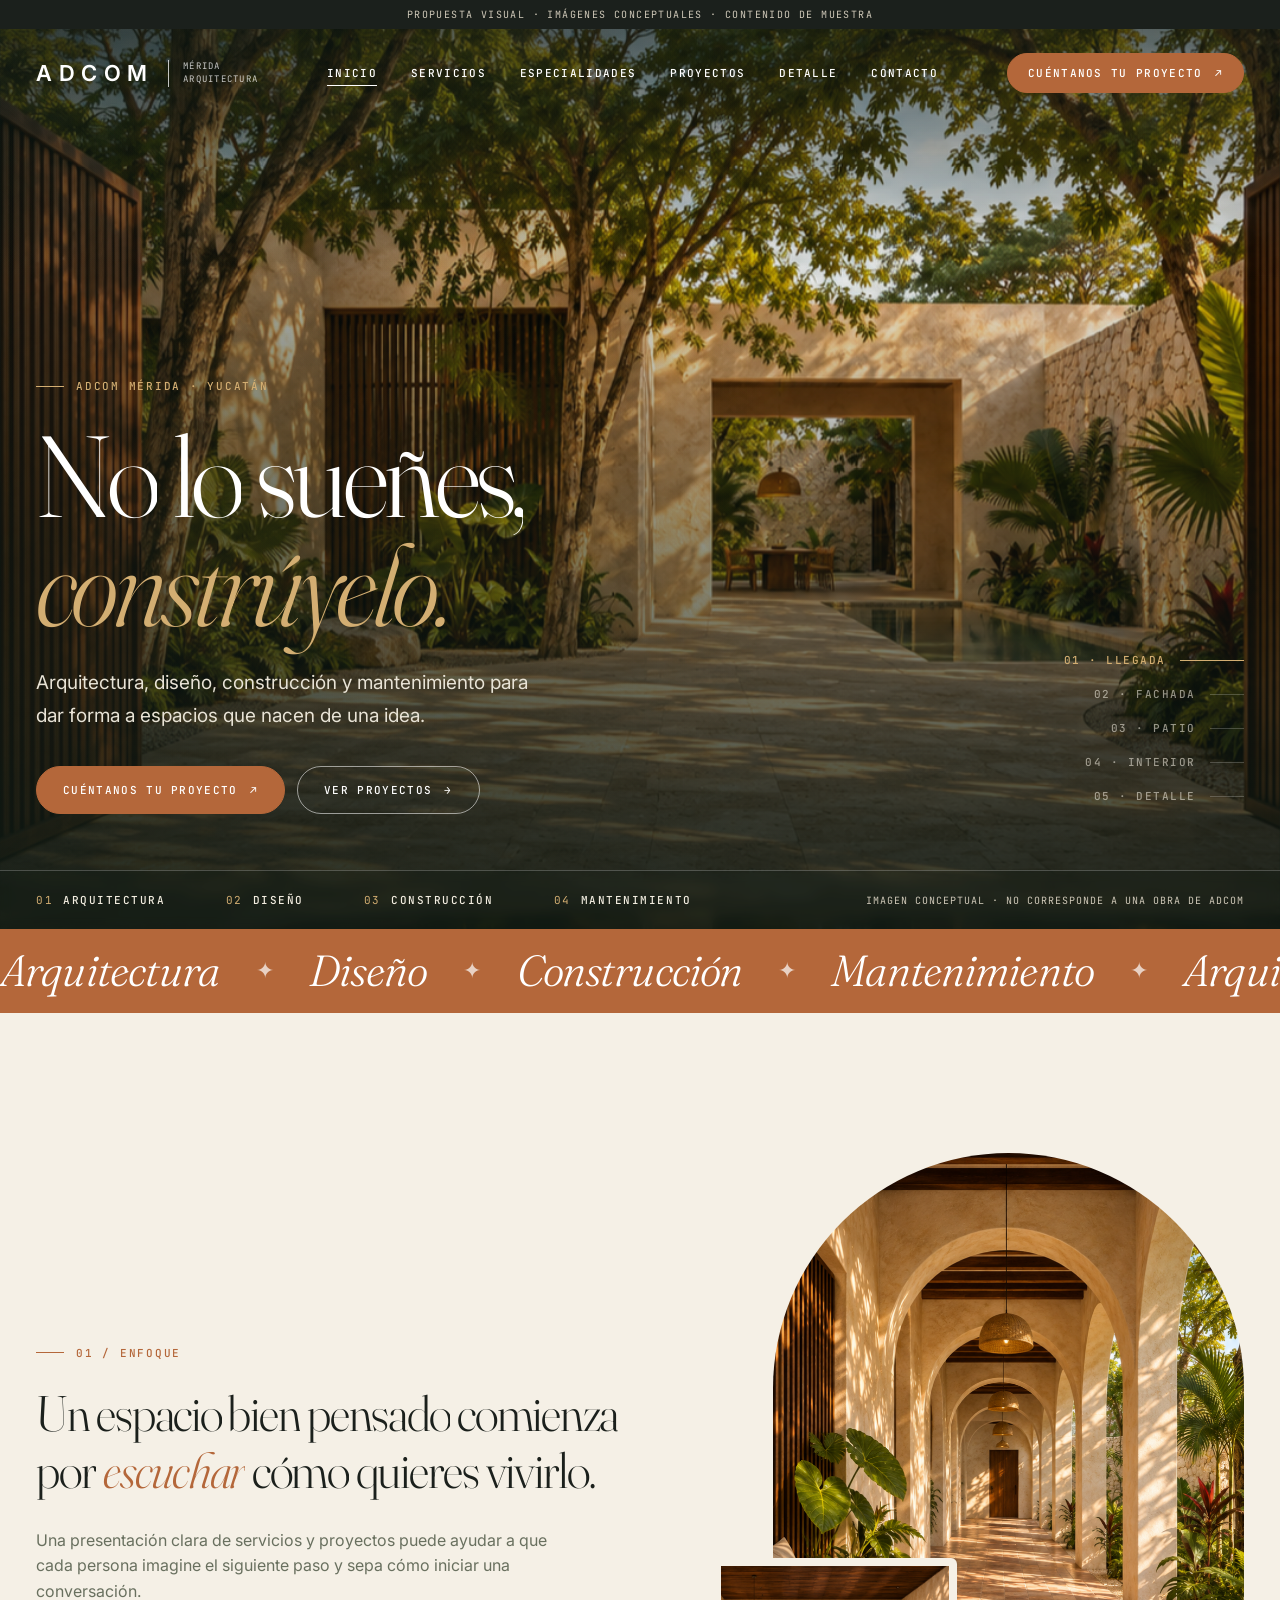
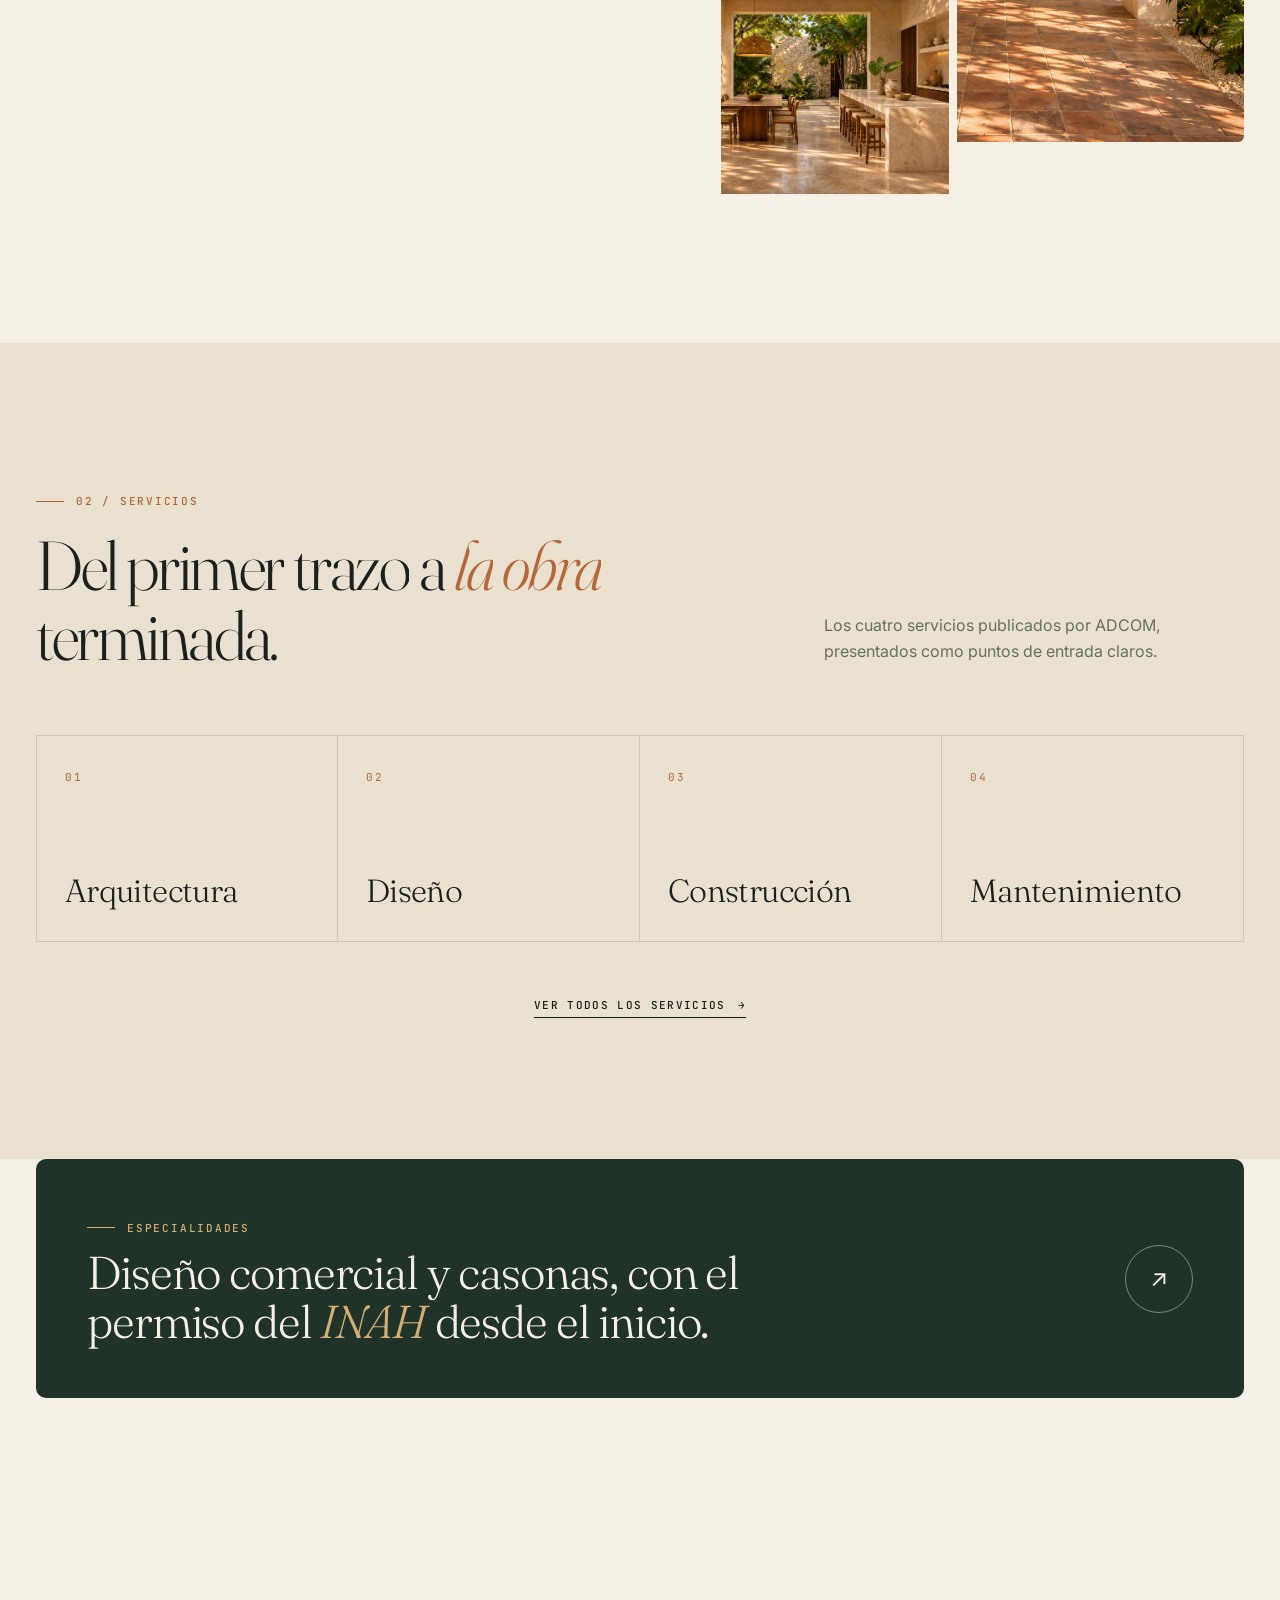
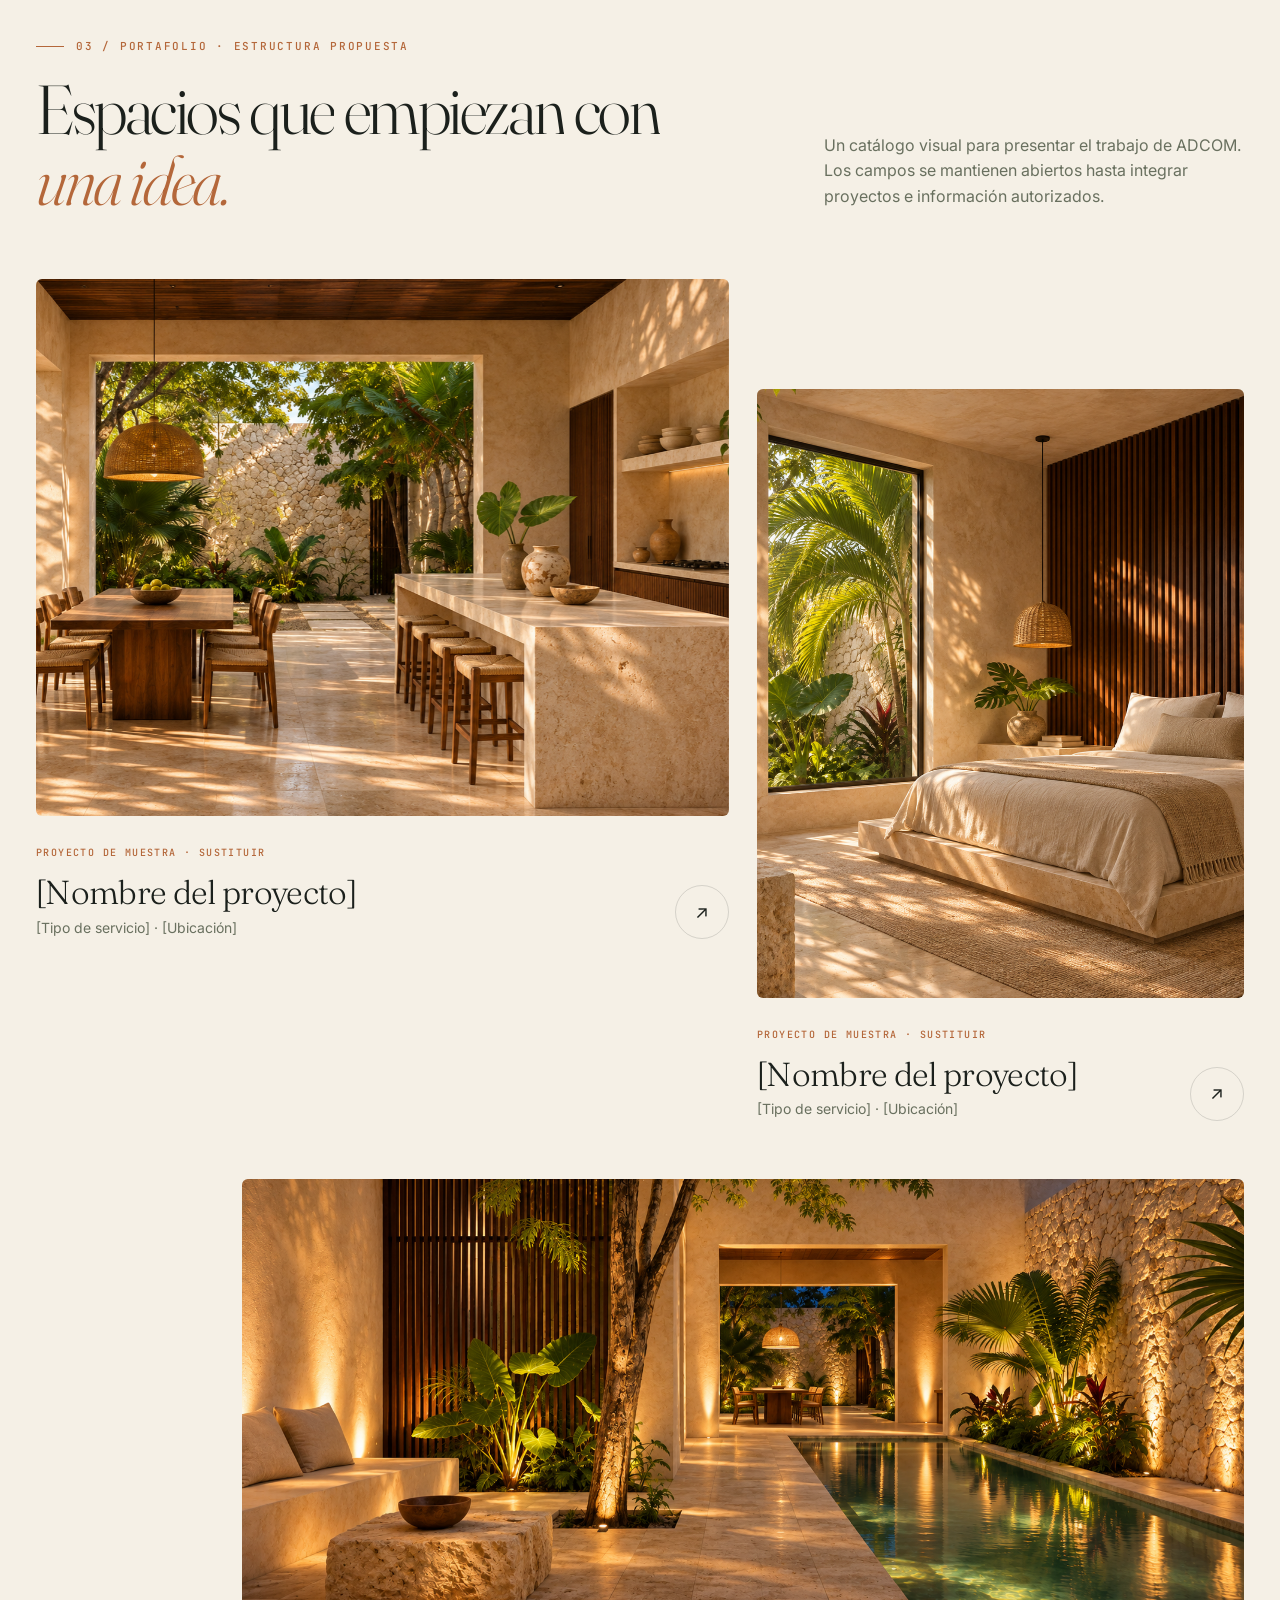
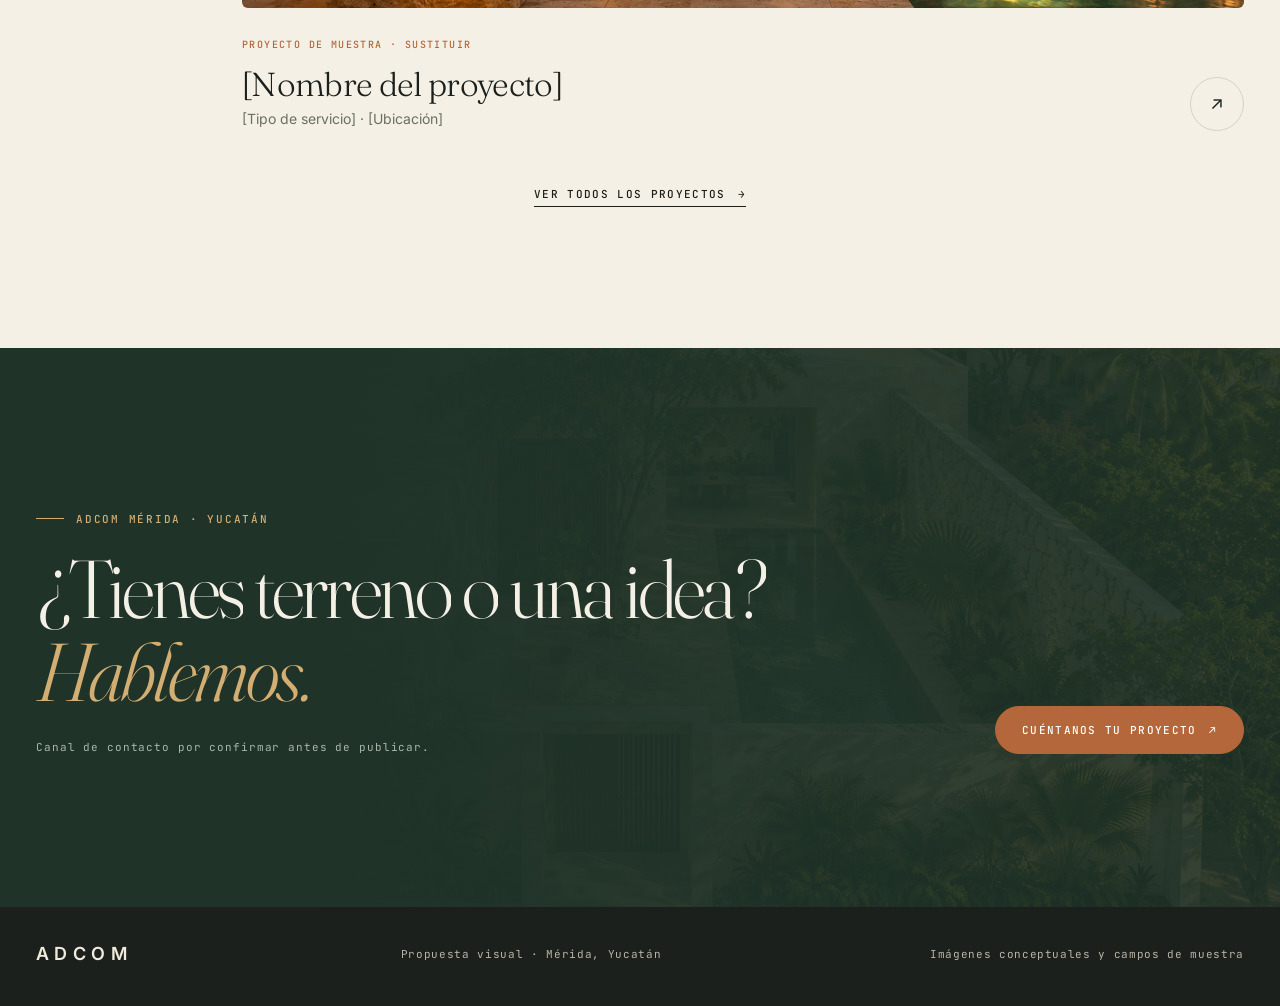
<file: index.html>
<!doctype html>
<html lang="es">
<head>
<meta charset="utf-8">
<meta name="viewport" content="width=device-width, initial-scale=1">
<meta name="theme-color" content="#1f3329">
<meta name="description" content="Propuesta visual de sitio web para ADCOM Mérida. Arquitectura, diseño, construcción y mantenimiento.">
<title>ADCOM Mérida — No lo sueñes, constrúyelo</title>
<link rel="preconnect" href="https://fonts.googleapis.com">
<link rel="preconnect" href="https://fonts.gstatic.com" crossorigin>
<link href="https://fonts.googleapis.com/css2?family=Fraunces:ital,opsz,wght@0,9..144,300;0,9..144,400;1,9..144,300;1,9..144,400&family=Inter:wght@400;500;600&family=JetBrains+Mono:wght@400;500&display=swap" rel="stylesheet">
<link rel="stylesheet" href="css/styles.css">
<link rel="stylesheet" href="css/extra.css">
<link rel="stylesheet" href="css/pages.css">
<link rel="stylesheet" href="css/scenes.css">
</head>
<body>
<div class="proposal-bar">Propuesta visual · Imágenes conceptuales · Contenido de muestra</div>

<header id="top">
  <div class="wrap head">
    <a class="brand" href="index.html" aria-label="ADCOM Mérida, inicio"><span class="wordmark">ADCOM</span><small>Mérida<br>Arquitectura</small></a>
    <button class="menu" id="menuBtn" aria-expanded="false" aria-controls="mainNav">Menú</button>
    <nav id="mainNav" aria-label="Navegación principal">
      <a href="index.html" aria-current="page">Inicio</a><a href="servicios.html">Servicios</a><a href="especialidades.html">Especialidades</a><a href="proyectos.html">Proyectos</a><a href="proyecto.html">Detalle</a><a href="contacto.html">Contacto</a>
    </nav>
    <a class="cta sm" href="contacto.html">Cuéntanos tu proyecto <span aria-hidden="true">↗</span></a>
  </div>
</header>

<main>
  <section class="hero" id="inicio">
    <div class="hero-bg" id="heroScenes">
      <figure class="scene" data-label="Llegada" data-src="assets/adcom-llegada.png" style="margin:0"><img alt="Imagen conceptual de la llegada en coche a una vivienda contemporánea"></figure>
      <figure class="scene" data-label="Fachada" data-src="assets/adcom-fachada.png" style="margin:0"><img alt="Imagen conceptual de la fachada de una vivienda al atardecer"></figure>
      <figure class="scene active" data-label="Patio" style="margin:0"><img src="assets/adcom-hero.png" alt="Imagen conceptual de una vivienda contemporánea con patio tropical en Yucatán" fetchpriority="high"></figure>
      <figure class="scene" data-label="Interior" data-src="assets/adcom-interior.png" style="margin:0"><img alt="Imagen conceptual de una sala interior abierta al jardín"></figure>
      <figure class="scene" data-label="Detalle" data-src="assets/adcom-detalle.png" style="margin:0"><img alt="Imagen conceptual de un detalle de piedra y madera"></figure>
    </div>
    <div class="wrap hero-body">
      <div class="eyebrow reveal">ADCOM Mérida · Yucatán</div>
      <h1 style="--d:.1s">No lo sueñes, <em>constrúyelo.</em></h1>
      <p class="lead reveal" style="--d:.5s">Arquitectura, diseño, construcción y mantenimiento para dar forma a espacios que nacen de una idea.</p>
      <div class="actions reveal" style="--d:.65s">
        <a class="cta" href="contacto.html">Cuéntanos tu proyecto <span aria-hidden="true">↗</span></a>
        <a class="cta ghost" href="proyectos.html">Ver proyectos <span aria-hidden="true">→</span></a>
      </div>
    </div>
    <ol class="scene-rail" id="sceneRail" aria-label="Escenas del encabezado"></ol>
    <div class="hero-foot">
      <div class="wrap">
        <div class="hero-services" role="group" aria-label="Servicios publicados">
          <a href="servicios.html#arquitectura"><b>01</b> Arquitectura</a>
          <a href="servicios.html#diseno"><b>02</b> Diseño</a>
          <a href="servicios.html#construccion"><b>03</b> Construcción</a>
          <a href="servicios.html#mantenimiento"><b>04</b> Mantenimiento</a>
        </div>
        <div class="hero-caption">Imagen conceptual · no corresponde a una obra de ADCOM</div>
      </div>
    </div>
  </section>

  <div class="marquee" aria-hidden="true">
    <div class="marquee-track">
      <span>Arquitectura <i>✦</i> Diseño <i>✦</i> Construcción <i>✦</i> Mantenimiento <i>✦</i></span>
      <span>Arquitectura <i>✦</i> Diseño <i>✦</i> Construcción <i>✦</i> Mantenimiento <i>✦</i></span>
      <span>Arquitectura <i>✦</i> Diseño <i>✦</i> Construcción <i>✦</i> Mantenimiento <i>✦</i></span>
      <span>Arquitectura <i>✦</i> Diseño <i>✦</i> Construcción <i>✦</i> Mantenimiento <i>✦</i></span>
    </div>
  </div>

  <section class="section approach">
    <div class="wrap approach-grid">
      <div>
        <div class="eyebrow reveal">01 / Enfoque</div>
        <blockquote class="reveal">Un espacio bien pensado comienza por <em>escuchar</em> cómo quieres vivirlo.</blockquote>
        <p class="reveal" style="--d:.16s">Una presentación clara de servicios y proyectos puede ayudar a que cada persona imagine el siguiente paso y sepa cómo iniciar una conversación.</p>
      </div>
      <div class="approach-media reveal" style="--d:.1s">
        <div class="main px clip"><img src="assets/adcom-arcos.png" alt="Imagen conceptual de un corredor de arcos abierto a un jardín tropical" loading="lazy"></div>
        <div class="inset"><img src="assets/adcom-cocina.png" alt="Imagen conceptual de cocina y comedor abiertos a un jardín tropical" loading="lazy"></div>
      </div>
    </div>
  </section>

  <section class="section services">
    <div class="wrap">
      <div class="section-head">
        <div><div class="eyebrow reveal">02 / Servicios</div><h2>Del primer trazo a <em>la obra</em> terminada.</h2></div>
        <p class="section-intro reveal" style="--d:.16s">Los cuatro servicios publicados por ADCOM, presentados como puntos de entrada claros.</p>
      </div>
      <div class="service-grid" aria-label="Servicios publicados">
        <a class="service reveal" href="servicios.html#arquitectura"><span class="arrow" aria-hidden="true">↗</span><span class="no">01</span><h3>Arquitectura</h3></a>
        <a class="service reveal" style="--d:.08s" href="servicios.html#diseno"><span class="arrow" aria-hidden="true">↗</span><span class="no">02</span><h3>Diseño</h3></a>
        <a class="service reveal" style="--d:.16s" href="servicios.html#construccion"><span class="arrow" aria-hidden="true">↗</span><span class="no">03</span><h3>Construcción</h3></a>
        <a class="service reveal" style="--d:.24s" href="servicios.html#mantenimiento"><span class="arrow" aria-hidden="true">↗</span><span class="no">04</span><h3>Mantenimiento</h3></a>
      </div>
      <div class="more reveal"><a class="link-line" href="servicios.html">Ver todos los servicios <span aria-hidden="true">→</span></a></div>
    </div>
  </section>

  <section class="section" style="padding-block:0 clamp(50px,7vw,90px)">
    <div class="wrap reveal">
      <a class="banner" href="especialidades.html">
        <div><div class="eyebrow">Especialidades</div><h3>Diseño comercial y casonas, con el permiso del <em>INAH</em> desde el inicio.</h3></div>
        <span class="arrowbtn" aria-hidden="true">↗</span>
      </a>
    </div>
  </section>

  <section class="section">
    <div class="wrap">
      <div class="section-head">
        <div><div class="eyebrow reveal">03 / Portafolio · estructura propuesta</div><h2>Espacios que empiezan con <em>una idea.</em></h2></div>
        <p class="section-intro reveal" style="--d:.16s">Un catálogo visual para presentar el trabajo de ADCOM. Los campos se mantienen abiertos hasta integrar proyectos e información autorizados.</p>
      </div>
      <div class="project-grid">
        <article class="project-card reveal">
          <div class="project-photo px clip"><img src="assets/adcom-cocina.png" alt="Imagen conceptual de cocina y comedor abiertos a un jardín tropical" loading="lazy"></div>
          <div class="project-info"><div><span class="tag">Proyecto de muestra · sustituir</span><h3>[Nombre del proyecto]</h3><p>[Tipo de servicio] · [Ubicación]</p></div><a class="round-link" href="proyecto.html" aria-label="Ver detalle del proyecto 1">↗</a></div>
        </article>
        <article class="project-card reveal" style="--d:.12s">
          <div class="project-photo px clip"><img src="assets/adcom-recamara.png" alt="Imagen conceptual de recámara serena con cabecera de madera" loading="lazy"></div>
          <div class="project-info"><div><span class="tag">Proyecto de muestra · sustituir</span><h3>[Nombre del proyecto]</h3><p>[Tipo de servicio] · [Ubicación]</p></div><a class="round-link" href="proyecto.html" aria-label="Ver detalle del proyecto 2">↗</a></div>
        </article>
        <article class="project-card reveal">
          <div class="project-photo px clip"><img src="assets/adcom-terraza-noche.png" alt="Imagen conceptual de terraza y piscina iluminadas de noche" loading="lazy"></div>
          <div class="project-info"><div><span class="tag">Proyecto de muestra · sustituir</span><h3>[Nombre del proyecto]</h3><p>[Tipo de servicio] · [Ubicación]</p></div><a class="round-link" href="proyecto.html" aria-label="Ver detalle del proyecto 3">↗</a></div>
        </article>
      </div>
      <div class="more reveal"><a class="link-line" href="proyectos.html">Ver todos los proyectos <span aria-hidden="true">→</span></a></div>
    </div>
  </section>


  <section class="final-cta on-dark" id="contacto">
    <div class="bg"><img src="assets/adcom-aerea.png" alt="" loading="lazy"></div>
    <div class="wrap final-row">
      <div><div class="eyebrow reveal">ADCOM Mérida · Yucatán</div><h2>¿Tienes terreno o una idea? <em>Hablemos.</em></h2><p class="contact-note reveal" style="--d:.16s">Canal de contacto por confirmar antes de publicar.</p></div>
      <a class="cta reveal" style="--d:.2s" href="contacto.html">Cuéntanos tu proyecto <span aria-hidden="true">↗</span></a>
    </div>
  </section>
</main>

<footer><div class="wrap foot-row"><div class="foot-brand">ADCOM</div><p>Propuesta visual · Mérida, Yucatán</p><p>Imágenes conceptuales y campos de muestra</p></div></footer>
<script src="js/main.js"></script>
<script src="js/pages.js"></script>
<script src="js/scenes.js"></script>
</body>
</html>
</file>
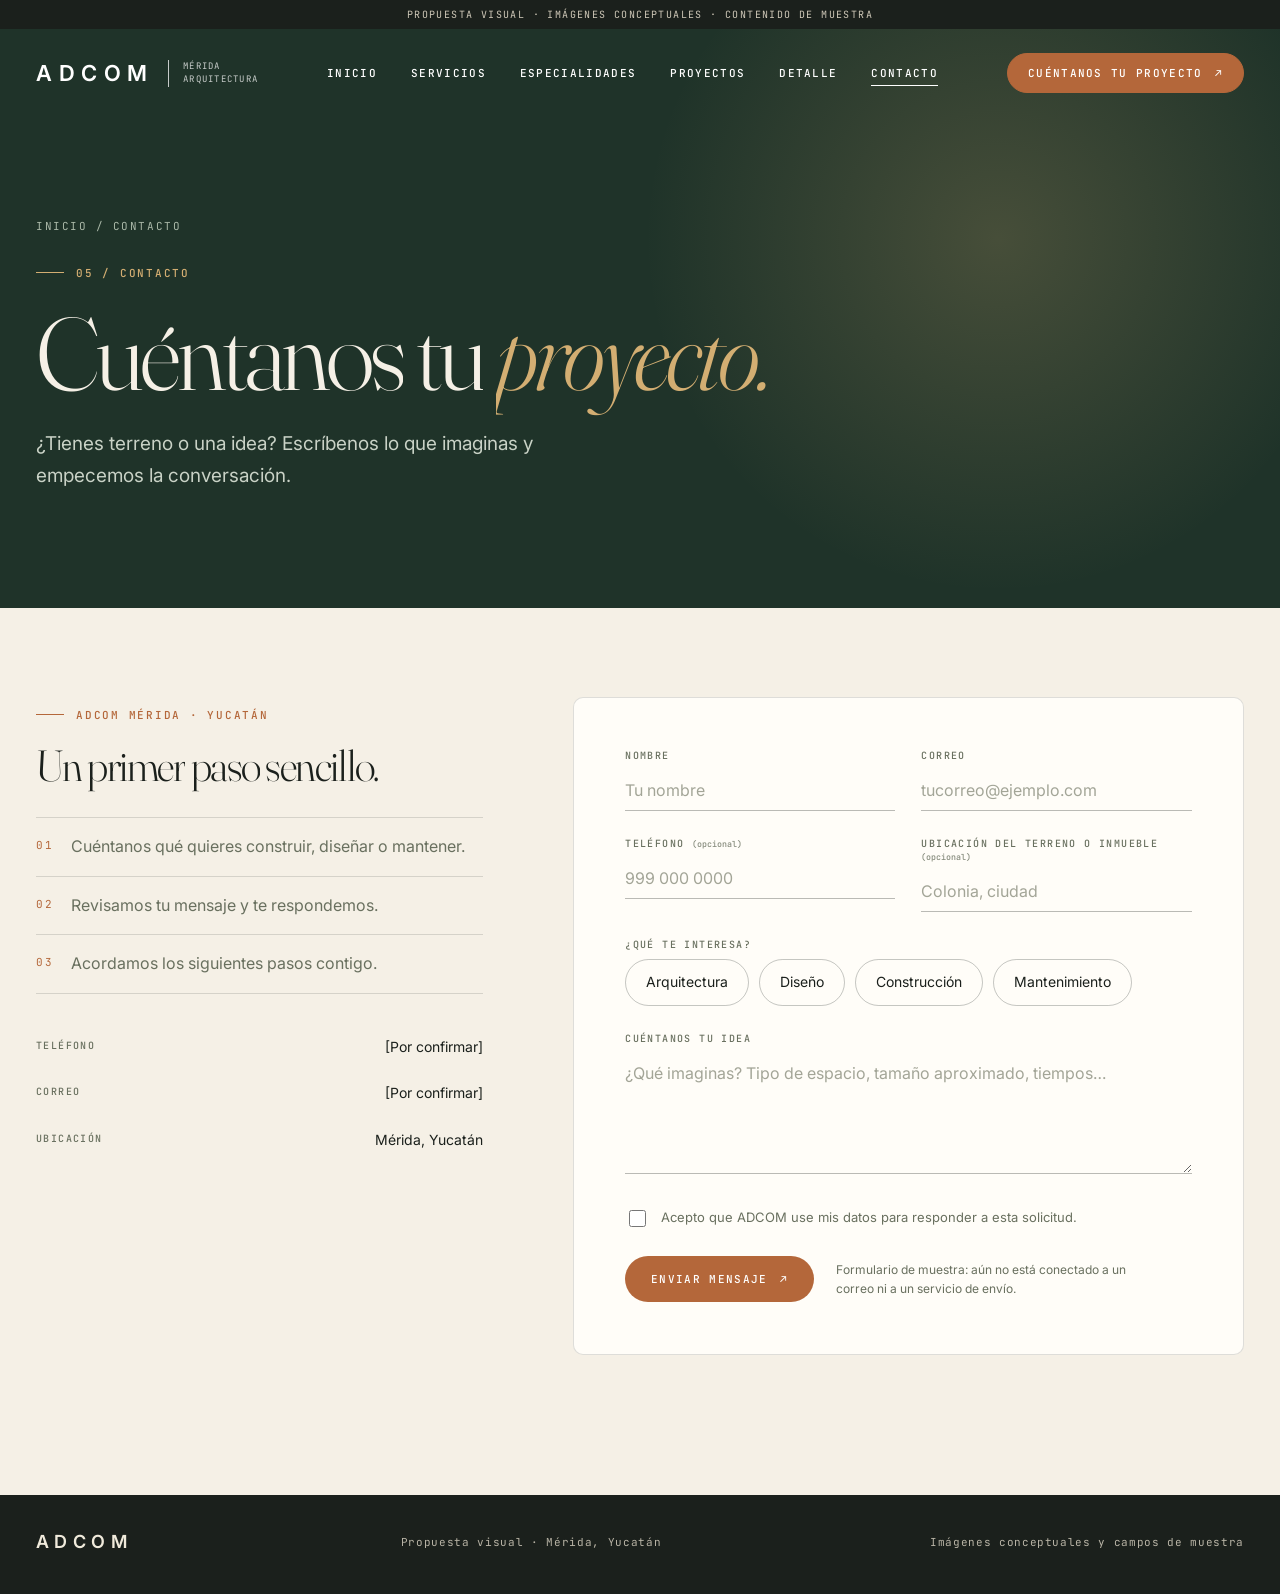
<file: contacto.html>
<!doctype html>
<html lang="es">
<head>
<meta charset="utf-8">
<meta name="viewport" content="width=device-width, initial-scale=1">
<meta name="theme-color" content="#1f3329">
<meta name="description" content="Contacto con ADCOM Mérida. Cuéntanos tu proyecto.">
<title>Contacto — ADCOM Mérida</title>
<link rel="preconnect" href="https://fonts.googleapis.com">
<link rel="preconnect" href="https://fonts.gstatic.com" crossorigin>
<link href="https://fonts.googleapis.com/css2?family=Fraunces:ital,opsz,wght@0,9..144,300;0,9..144,400;1,9..144,300;1,9..144,400&family=Inter:wght@400;500;600&family=JetBrains+Mono:wght@400;500&display=swap" rel="stylesheet">
<link rel="stylesheet" href="css/styles.css">
<link rel="stylesheet" href="css/extra.css">
<link rel="stylesheet" href="css/pages.css">
</head>
<body>
<div class="proposal-bar">Propuesta visual · Imágenes conceptuales · Contenido de muestra</div>

<header id="top">
  <div class="wrap head">
    <a class="brand" href="index.html" aria-label="ADCOM Mérida, inicio"><span class="wordmark">ADCOM</span><small>Mérida<br>Arquitectura</small></a>
    <button class="menu" id="menuBtn" aria-expanded="false" aria-controls="mainNav">Menú</button>
    <nav id="mainNav" aria-label="Navegación principal">
      <a href="index.html">Inicio</a><a href="servicios.html">Servicios</a><a href="especialidades.html">Especialidades</a><a href="proyectos.html">Proyectos</a><a href="proyecto.html">Detalle</a><a href="contacto.html" aria-current="page">Contacto</a>
    </nav>
    <a class="cta sm" href="contacto.html">Cuéntanos tu proyecto <span aria-hidden="true">↗</span></a>
  </div>
</header>

<main>
  <section class="page-hero on-dark">
    <div class="wrap">
      <div class="crumbs"><a href="index.html">Inicio</a> / Contacto</div>
      <div class="eyebrow reveal">05 / Contacto</div>
      <h1>Cuéntanos tu <em>proyecto.</em></h1>
      <p class="lead reveal" style="--d:.5s">¿Tienes terreno o una idea? Escríbenos lo que imaginas y empecemos la conversación.</p>
    </div>
  </section>

  <section class="section" style="padding-top:clamp(56px,7vw,100px)">
    <div class="wrap contact-grid">
      <aside class="contact-side reveal">
        <div class="eyebrow">ADCOM Mérida · Yucatán</div>
        <h2 style="font-size:clamp(30px,3.4vw,46px)">Un primer paso sencillo.</h2>
        <ol class="mini-steps">
          <li><b>01</b><span>Cuéntanos qué quieres construir, diseñar o mantener.</span></li>
          <li><b>02</b><span>Revisamos tu mensaje y te respondemos.</span></li>
          <li><b>03</b><span>Acordamos los siguientes pasos contigo.</span></li>
        </ol>
        <dl class="contact-data">
          <div><dt>Teléfono</dt><dd>[Por confirmar]</dd></div>
          <div><dt>Correo</dt><dd>[Por confirmar]</dd></div>
          <div><dt>Ubicación</dt><dd>Mérida, Yucatán</dd></div>
        </dl>
      </aside>

      <form class="form reveal" id="contactForm" style="--d:.1s" novalidate>
        <div class="row2">
          <label class="fld"><span>Nombre</span><input name="nombre" type="text" autocomplete="name" required placeholder="Tu nombre"><em class="err">Escribe tu nombre.</em></label>
          <label class="fld"><span>Correo</span><input name="correo" type="email" autocomplete="email" required placeholder="tucorreo@ejemplo.com"><em class="err">Escribe un correo válido.</em></label>
        </div>
        <div class="row2">
          <label class="fld"><span>Teléfono <small>(opcional)</small></span><input name="telefono" type="tel" autocomplete="tel" placeholder="999 000 0000"></label>
          <label class="fld"><span>Ubicación del terreno o inmueble <small>(opcional)</small></span><input name="ubicacion" type="text" placeholder="Colonia, ciudad"></label>
        </div>
        <fieldset class="chips"><legend>¿Qué te interesa?</legend>
          <label><input type="checkbox" name="servicio" value="Arquitectura"><span>Arquitectura</span></label>
          <label><input type="checkbox" name="servicio" value="Diseño"><span>Diseño</span></label>
          <label><input type="checkbox" name="servicio" value="Construcción"><span>Construcción</span></label>
          <label><input type="checkbox" name="servicio" value="Mantenimiento"><span>Mantenimiento</span></label>
        </fieldset>
        <label class="fld"><span>Cuéntanos tu idea</span><textarea name="mensaje" rows="5" required placeholder="¿Qué imaginas? Tipo de espacio, tamaño aproximado, tiempos…"></textarea><em class="err">Cuéntanos un poco sobre tu proyecto.</em></label>
        <label class="check"><input type="checkbox" name="aviso" required><span>Acepto que ADCOM use mis datos para responder a esta solicitud.</span><em class="err">Necesitamos tu aceptación para continuar.</em></label>
        <div class="form-foot">
          <button class="cta" type="submit">Enviar mensaje <span aria-hidden="true">↗</span></button>
          <p class="sample-note-inline">Formulario de muestra: aún no está conectado a un correo ni a un servicio de envío.</p>
        </div>
        <div class="form-ok" id="formOk" role="status" aria-live="polite" hidden>
          <div class="ok-mark" aria-hidden="true">✓</div>
          <h3>¡Gracias, <span id="okName"></span>!</h3>
          <p>Así se verá la confirmación cuando el formulario esté conectado. Por ahora tu mensaje no se envió a nadie.</p>
          <a class="link-line" href="index.html">Volver al inicio <span aria-hidden="true">→</span></a>
        </div>
      </form>
    </div>
  </section>
</main>

<footer><div class="wrap foot-row"><div class="foot-brand">ADCOM</div><p>Propuesta visual · Mérida, Yucatán</p><p>Imágenes conceptuales y campos de muestra</p></div></footer>
<script src="js/main.js"></script>
<script src="js/pages.js"></script>
</body>
</html>
</file>
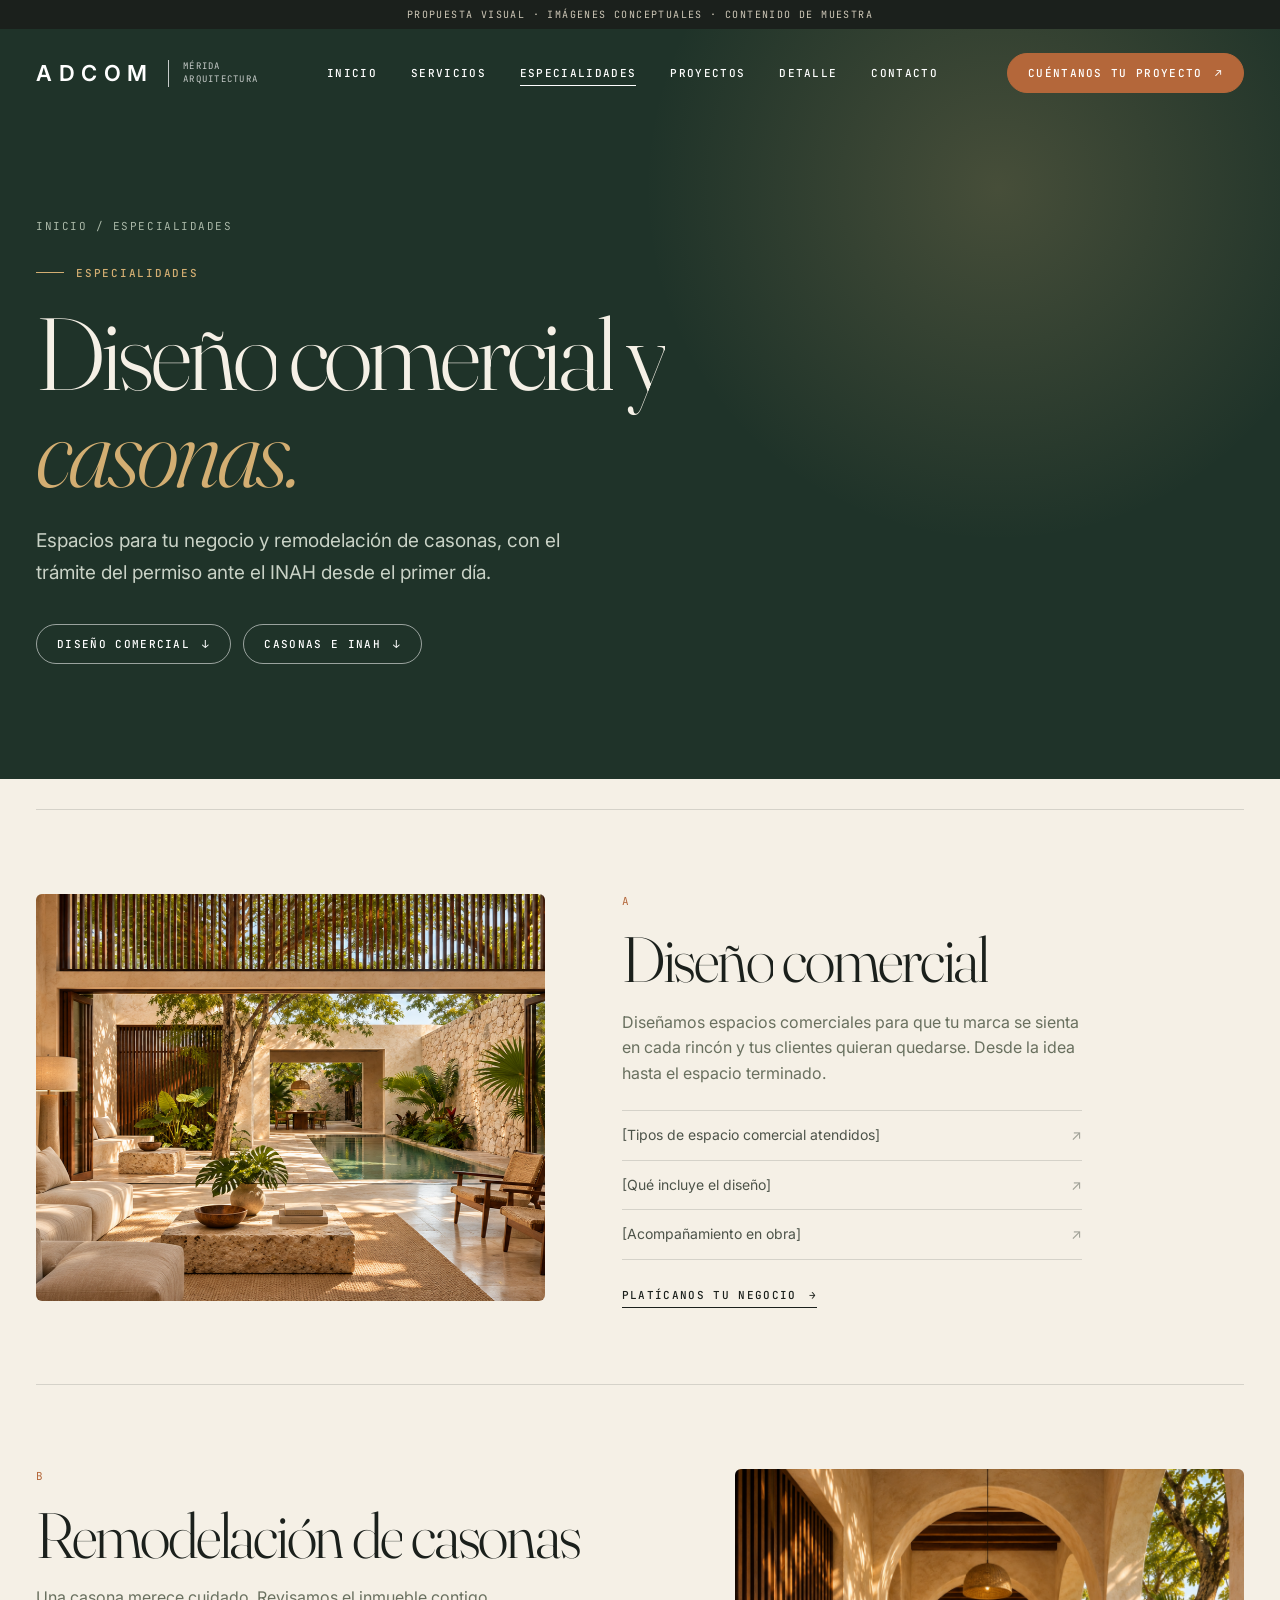
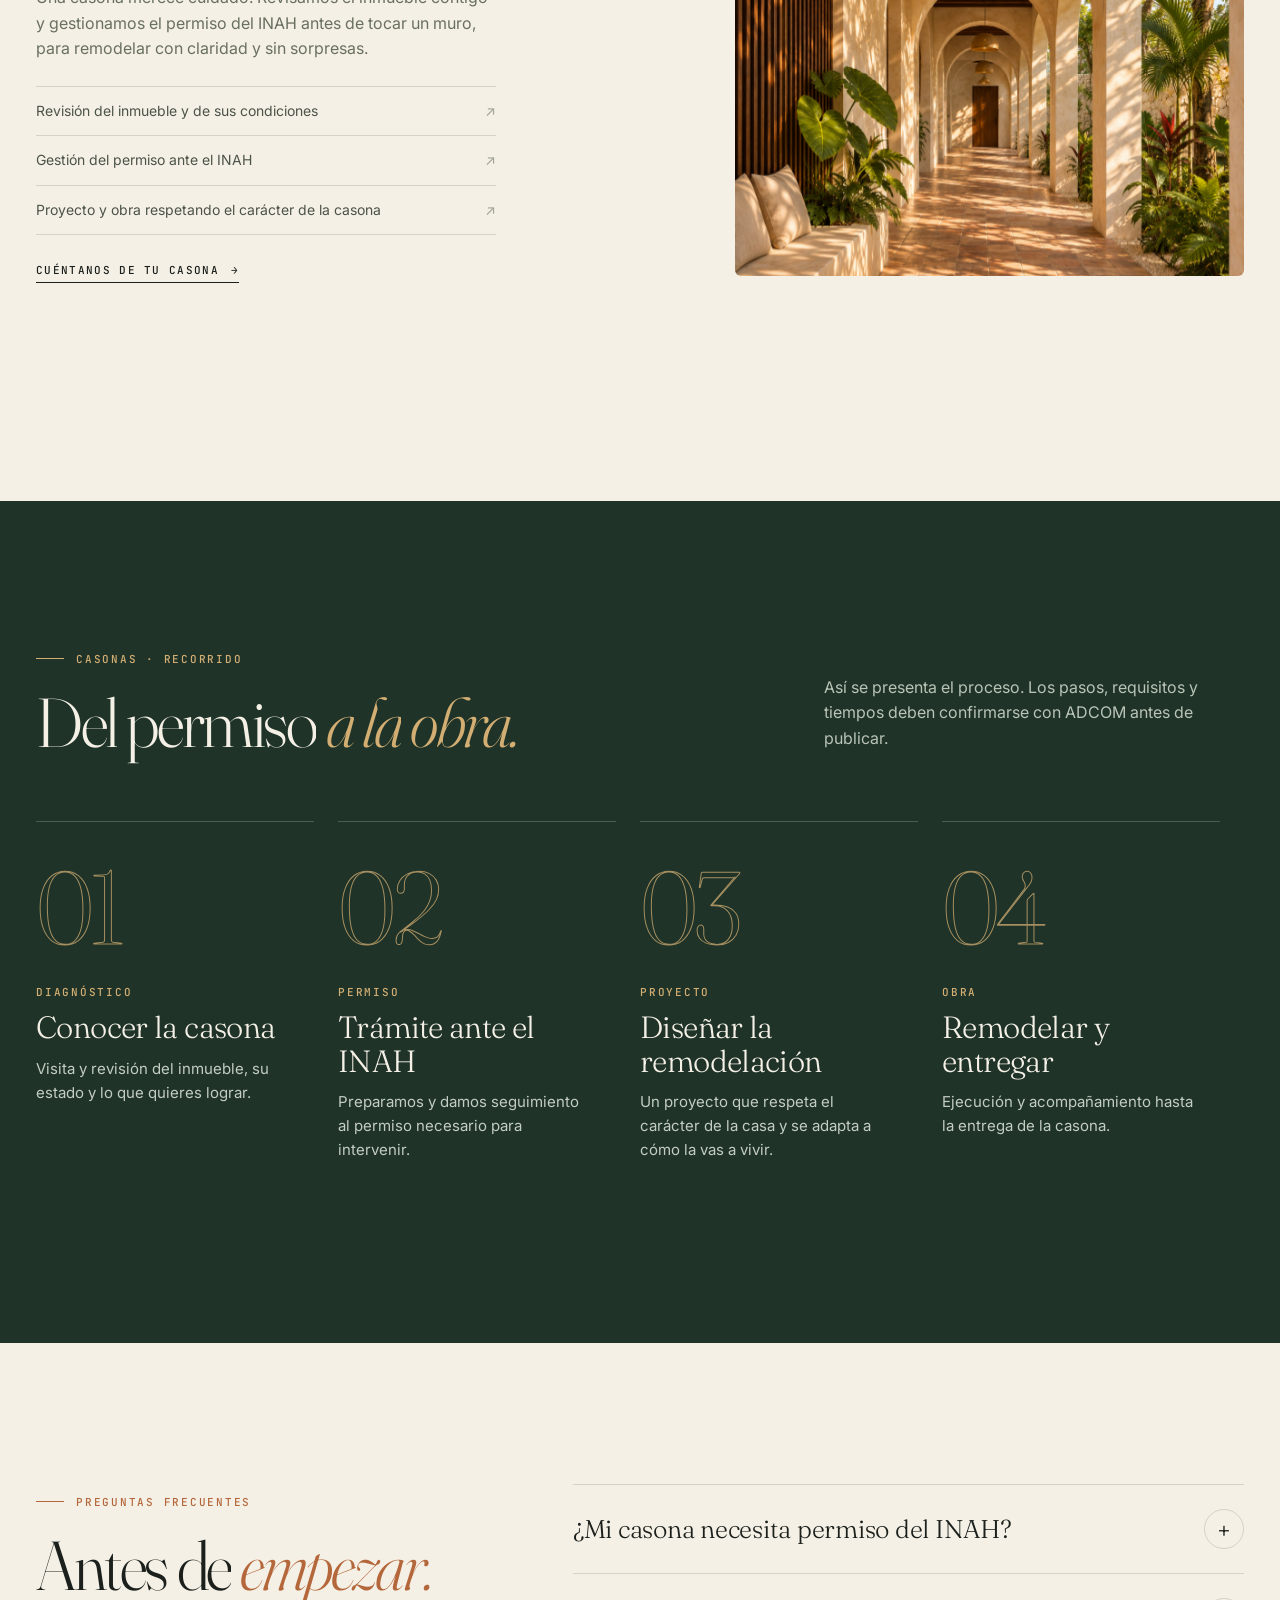
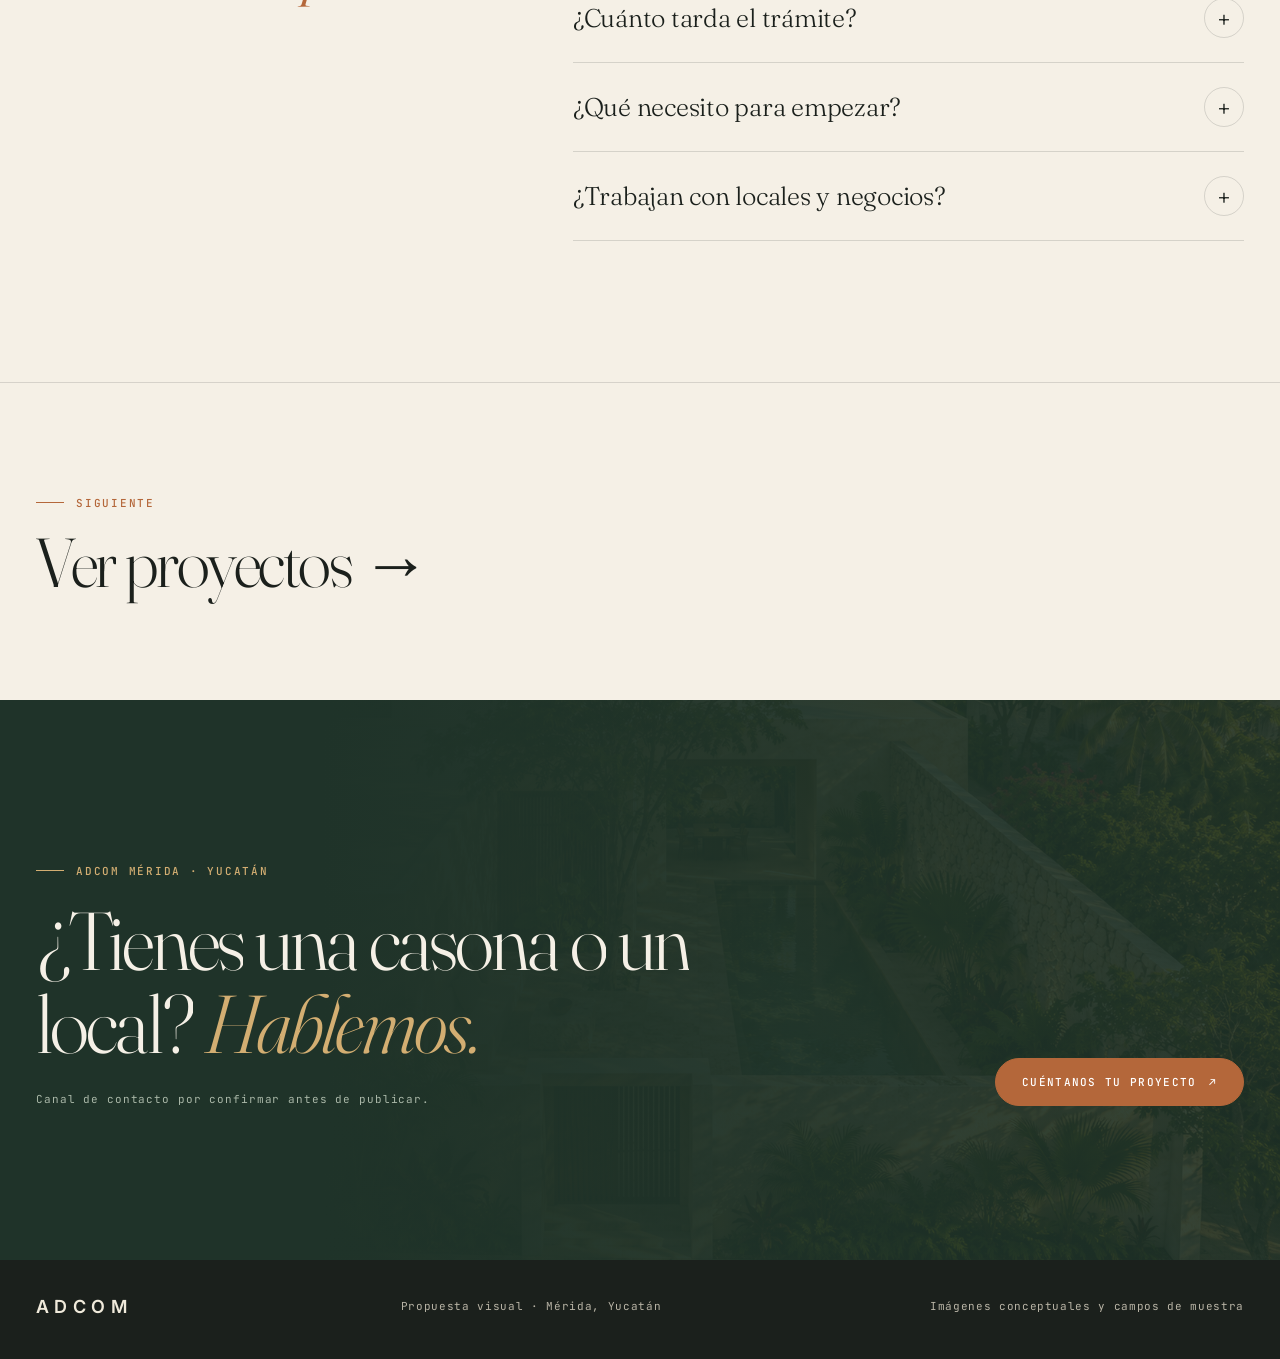
<file: especialidades.html>
<!doctype html>
<html lang="es">
<head>
<meta charset="utf-8">
<meta name="viewport" content="width=device-width, initial-scale=1">
<meta name="theme-color" content="#1f3329">
<meta name="description" content="ADCOM Mérida: diseño comercial y remodelación de casonas, con gestión del permiso ante el INAH desde el inicio.">
<title>Diseño comercial y casonas — ADCOM Mérida</title>
<link rel="preconnect" href="https://fonts.googleapis.com">
<link rel="preconnect" href="https://fonts.gstatic.com" crossorigin>
<link href="https://fonts.googleapis.com/css2?family=Fraunces:ital,opsz,wght@0,9..144,300;0,9..144,400;1,9..144,300;1,9..144,400&family=Inter:wght@400;500;600&family=JetBrains+Mono:wght@400;500&display=swap" rel="stylesheet">
<link rel="stylesheet" href="css/styles.css">
<link rel="stylesheet" href="css/extra.css">
<link rel="stylesheet" href="css/pages.css">
<link rel="stylesheet" href="css/scenes.css">
</head>
<body>
<div class="proposal-bar">Propuesta visual · Imágenes conceptuales · Contenido de muestra</div>

<header id="top">
  <div class="wrap head">
    <a class="brand" href="index.html" aria-label="ADCOM Mérida, inicio"><span class="wordmark">ADCOM</span><small>Mérida<br>Arquitectura</small></a>
    <button class="menu" id="menuBtn" aria-expanded="false" aria-controls="mainNav">Menú</button>
    <nav id="mainNav" aria-label="Navegación principal">
      <a href="index.html">Inicio</a><a href="servicios.html">Servicios</a><a href="especialidades.html" aria-current="page">Especialidades</a><a href="proyectos.html">Proyectos</a><a href="proyecto.html">Detalle</a><a href="contacto.html">Contacto</a>
    </nav>
    <a class="cta sm" href="contacto.html">Cuéntanos tu proyecto <span aria-hidden="true">↗</span></a>
  </div>
</header>

<main>
  <section class="page-hero on-dark">
    <div class="wrap">
      <div class="crumbs"><a href="index.html">Inicio</a> / Especialidades</div>
      <div class="eyebrow reveal">Especialidades</div>
      <h1>Diseño comercial y <em>casonas.</em></h1>
      <p class="lead reveal" style="--d:.6s">Espacios para tu negocio y remodelación de casonas, con el trámite del permiso ante el INAH desde el primer día.</p>
      <div class="chips-links reveal" style="--d:.75s">
        <a class="cta ghost sm" href="#comercial">Diseño comercial <span aria-hidden="true">↓</span></a>
        <a class="cta ghost sm" href="#casonas">Casonas e INAH <span aria-hidden="true">↓</span></a>
      </div>
    </div>
  </section>

  <section class="section" style="padding-top:30px">
    <div class="wrap">
      <article class="svc-row" id="comercial">
        <div class="svc-media px clip"><img src="assets/adcom-interior.png" alt="Imagen conceptual de un espacio interior abierto, referencia de diseño comercial" loading="lazy"></div>
        <div class="svc-text"><span class="no reveal">A</span><h2>Diseño comercial</h2>
          <p class="reveal">Diseñamos espacios comerciales para que tu marca se sienta en cada rincón y tus clientes quieran quedarse. Desde la idea hasta el espacio terminado.</p>
          <ul class="reveal"><li>[Tipos de espacio comercial atendidos]</li><li>[Qué incluye el diseño]</li><li>[Acompañamiento en obra]</li></ul>
          <a class="link-line reveal" style="margin-top:28px" href="contacto.html">Platícanos tu negocio <span aria-hidden="true">→</span></a></div>
      </article>
      <article class="svc-row" id="casonas">
        <div class="svc-media px clip"><img src="assets/adcom-arcos.png" alt="Imagen conceptual de un corredor de arcos, referencia de una casona remodelada" loading="lazy"></div>
        <div class="svc-text"><span class="no reveal">B</span><h2>Remodelación de casonas</h2>
          <p class="reveal">Una casona merece cuidado. Revisamos el inmueble contigo y gestionamos el permiso del INAH antes de tocar un muro, para remodelar con claridad y sin sorpresas.</p>
          <ul class="reveal"><li>Revisión del inmueble y de sus condiciones</li><li>Gestión del permiso ante el INAH</li><li>Proyecto y obra respetando el carácter de la casona</li></ul>
          <a class="link-line reveal" style="margin-top:28px" href="contacto.html">Cuéntanos de tu casona <span aria-hidden="true">→</span></a></div>
      </article>
    </div>
  </section>

  <section class="section process-sec on-dark">
    <div class="wrap">
      <div class="section-head">
        <div><div class="eyebrow reveal">Casonas · recorrido</div><h2>Del permiso <em>a la obra.</em></h2></div>
        <p class="section-intro reveal" style="--d:.16s">Así se presenta el proceso. Los pasos, requisitos y tiempos deben confirmarse con ADCOM antes de publicar.</p>
      </div>
      <div class="process four">
        <article class="step reveal"><div class="step-no">01</div><div class="lab">Diagnóstico</div><h3>Conocer la casona</h3><p>Visita y revisión del inmueble, su estado y lo que quieres lograr.</p></article>
        <article class="step reveal" style="--d:.1s"><div class="step-no">02</div><div class="lab">Permiso</div><h3>Trámite ante el INAH</h3><p>Preparamos y damos seguimiento al permiso necesario para intervenir.</p></article>
        <article class="step reveal" style="--d:.2s"><div class="step-no">03</div><div class="lab">Proyecto</div><h3>Diseñar la remodelación</h3><p>Un proyecto que respeta el carácter de la casa y se adapta a cómo la vas a vivir.</p></article>
        <article class="step reveal" style="--d:.3s"><div class="step-no">04</div><div class="lab">Obra</div><h3>Remodelar y entregar</h3><p>Ejecución y acompañamiento hasta la entrega de la casona.</p></article>
      </div>
    </div>
  </section>

  <section class="section">
    <div class="wrap faq-wrap">
      <div><div class="eyebrow reveal">Preguntas frecuentes</div><h2>Antes de <em>empezar.</em></h2></div>
      <div class="faq reveal" style="--d:.1s">
        <details><summary>¿Mi casona necesita permiso del INAH?</summary><p>Depende del inmueble y de su ubicación. Lo revisamos contigo al inicio. <span class="ph">[Texto por confirmar con ADCOM]</span></p></details>
        <details><summary>¿Cuánto tarda el trámite?</summary><p>Varía según cada caso. <span class="ph">[Tiempos estimados por confirmar con ADCOM]</span></p></details>
        <details><summary>¿Qué necesito para empezar?</summary><p>Basta con contarnos de tu casona o de tu local y su ubicación. <span class="ph">[Documentos por confirmar con ADCOM]</span></p></details>
        <details><summary>¿Trabajan con locales y negocios?</summary><p>Sí, hacemos diseño comercial. <span class="ph">[Tipos de negocio por confirmar con ADCOM]</span></p></details>
      </div>
    </div>
  </section>

  <a class="next" href="proyectos.html"><div class="wrap"><div class="eyebrow">Siguiente</div><h2>Ver proyectos →</h2></div></a>

  <section class="final-cta on-dark">
    <div class="bg"><img src="assets/adcom-aerea.png" alt="" loading="lazy"></div>
    <div class="wrap final-row">
      <div><div class="eyebrow reveal">ADCOM Mérida · Yucatán</div><h2>¿Tienes una casona o un local? <em>Hablemos.</em></h2><p class="contact-note reveal" style="--d:.16s">Canal de contacto por confirmar antes de publicar.</p></div>
      <a class="cta reveal" style="--d:.2s" href="contacto.html">Cuéntanos tu proyecto <span aria-hidden="true">↗</span></a>
    </div>
  </section>
</main>

<footer><div class="wrap foot-row"><div class="foot-brand">ADCOM</div><p>Propuesta visual · Mérida, Yucatán</p><p>Imágenes conceptuales y campos de muestra</p></div></footer>
<script src="js/main.js"></script>
<script src="js/pages.js"></script>
</body>
</html>
</file>
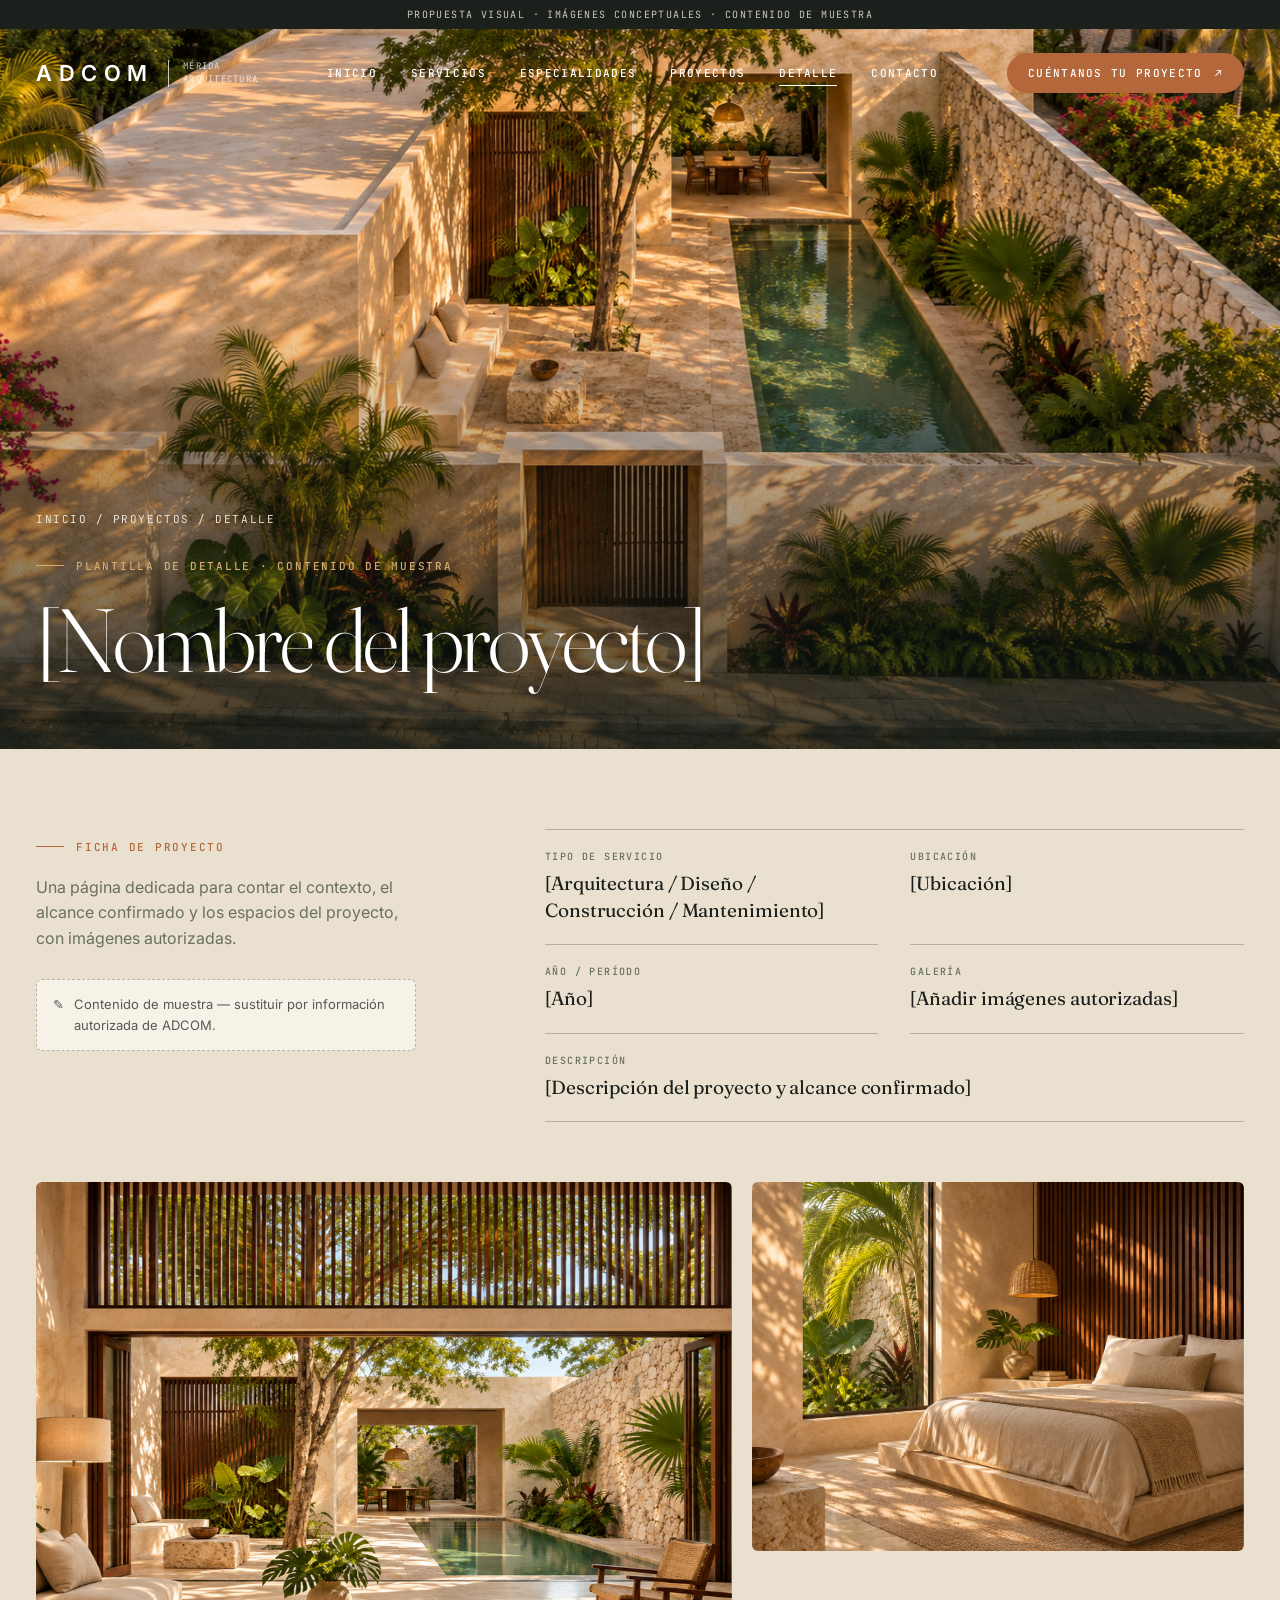
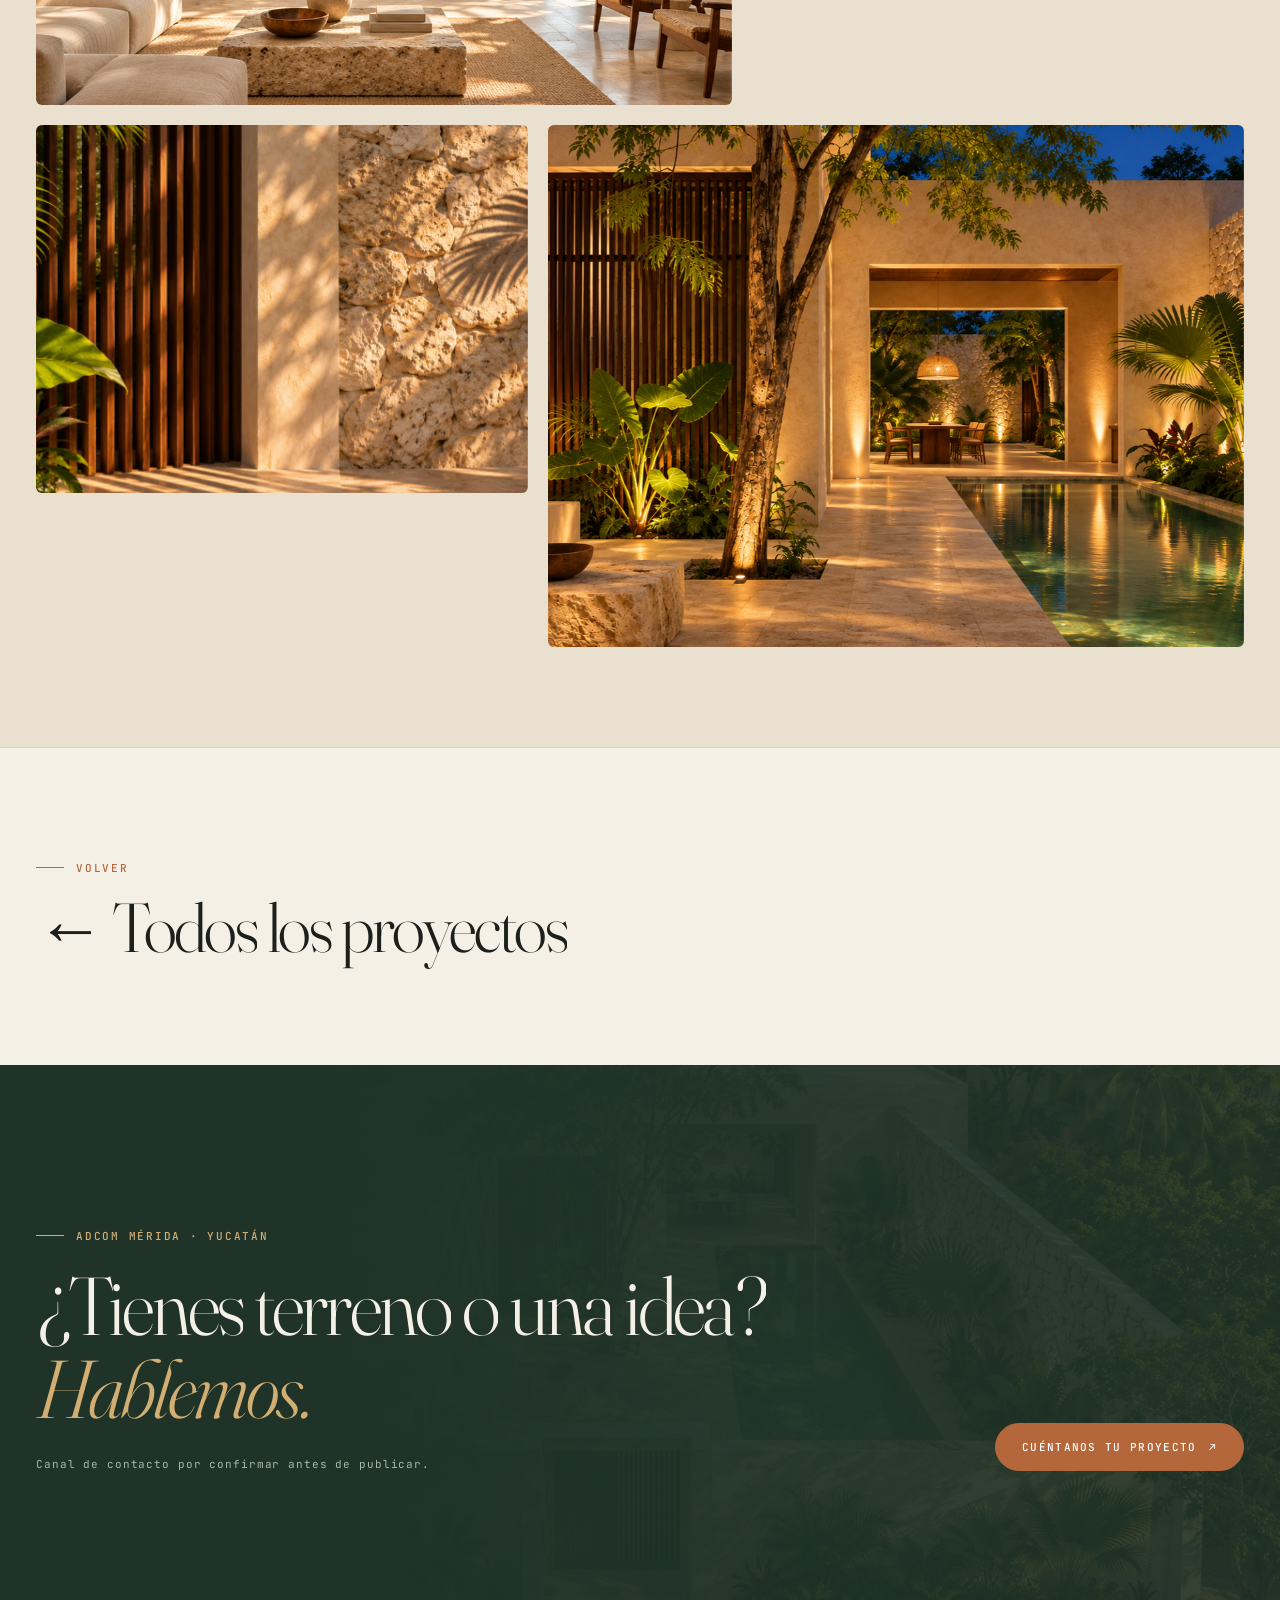
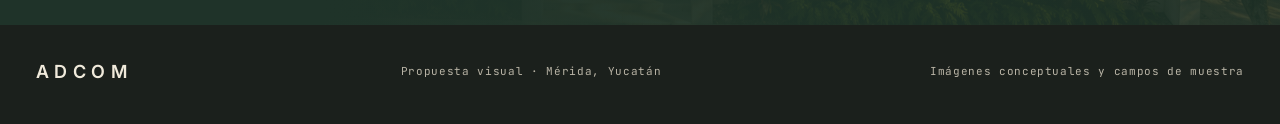
<file: proyecto.html>
<!doctype html>
<html lang="es">
<head>
<meta charset="utf-8">
<meta name="viewport" content="width=device-width, initial-scale=1">
<meta name="theme-color" content="#1f3329">
<meta name="description" content="Plantilla de detalle de proyecto de ADCOM Mérida.">
<title>Detalle de proyecto — ADCOM Mérida</title>
<link rel="preconnect" href="https://fonts.googleapis.com">
<link rel="preconnect" href="https://fonts.gstatic.com" crossorigin>
<link href="https://fonts.googleapis.com/css2?family=Fraunces:ital,opsz,wght@0,9..144,300;0,9..144,400;1,9..144,300;1,9..144,400&family=Inter:wght@400;500;600&family=JetBrains+Mono:wght@400;500&display=swap" rel="stylesheet">
<link rel="stylesheet" href="css/styles.css">
<link rel="stylesheet" href="css/extra.css">
<link rel="stylesheet" href="css/pages.css">
</head>
<body>
<div class="proposal-bar">Propuesta visual · Imágenes conceptuales · Contenido de muestra</div>

<header id="top">
  <div class="wrap head">
    <a class="brand" href="index.html" aria-label="ADCOM Mérida, inicio"><span class="wordmark">ADCOM</span><small>Mérida<br>Arquitectura</small></a>
    <button class="menu" id="menuBtn" aria-expanded="false" aria-controls="mainNav">Menú</button>
    <nav id="mainNav" aria-label="Navegación principal">
      <a href="index.html">Inicio</a><a href="servicios.html">Servicios</a><a href="especialidades.html">Especialidades</a><a href="proyectos.html">Proyectos</a><a href="proyecto.html" aria-current="page">Detalle</a><a href="contacto.html">Contacto</a>
    </nav>
    <a class="cta sm" href="contacto.html">Cuéntanos tu proyecto <span aria-hidden="true">↗</span></a>
  </div>
</header>

<main>
  <section class="detail" style="padding-top:0">
    <div class="detail-image" style="height:clamp(520px,80vh,860px)">
      <img src="assets/adcom-aerea.png" alt="Imagen conceptual de vista aérea de una casa con patio y piscina" fetchpriority="high">
      <div class="detail-title"><div class="crumbs" style="color:#e8e3d6"><a href="index.html">Inicio</a> / <a href="proyectos.html">Proyectos</a> / Detalle</div><div class="eyebrow">Plantilla de detalle · contenido de muestra</div><h2>[Nombre del proyecto]</h2></div>
    </div>
    <div class="wrap detail-content">
      <div class="detail-grid">
        <div class="reveal"><div class="eyebrow">Ficha de proyecto</div><p>Una página dedicada para contar el contexto, el alcance confirmado y los espacios del proyecto, con imágenes autorizadas.</p><div class="sample-note"><span aria-hidden="true">✎</span><span>Contenido de muestra — sustituir por información autorizada de ADCOM.</span></div></div>
        <div class="detail-fields reveal" style="--d:.1s">
          <div class="field"><span>Tipo de servicio</span><strong>[Arquitectura / Diseño / Construcción / Mantenimiento]</strong></div>
          <div class="field"><span>Ubicación</span><strong>[Ubicación]</strong></div>
          <div class="field"><span>Año / período</span><strong>[Año]</strong></div>
          <div class="field"><span>Galería</span><strong>[Añadir imágenes autorizadas]</strong></div>
          <div class="field wide"><span>Descripción</span><strong>[Descripción del proyecto y alcance confirmado]</strong></div>
        </div>
      </div>
      <div class="gallery-grid">
        <div class="project-photo px clip g1" data-zoom aria-label="Ampliar imagen"><img src="assets/adcom-interior.png" alt="Imagen conceptual de una sala abierta a un patio tropical" loading="lazy"></div>
        <div class="project-photo px clip g2" data-zoom aria-label="Ampliar imagen"><img src="assets/adcom-recamara.png" alt="Imagen conceptual de recámara serena con cabecera de madera" loading="lazy"></div>
        <div class="project-photo px clip g3" data-zoom aria-label="Ampliar imagen"><img src="assets/adcom-detalle.png" alt="Imagen conceptual de un detalle de piedra, madera y luz" loading="lazy"></div>
        <div class="project-photo px clip g4" data-zoom aria-label="Ampliar imagen"><img src="assets/adcom-terraza-noche.png" alt="Imagen conceptual de terraza y piscina iluminadas de noche" loading="lazy"></div>
      </div>
    </div>
  </section>

  <a class="next" href="proyectos.html"><div class="wrap"><div class="eyebrow">Volver</div><h2>← Todos los proyectos</h2></div></a>

  <section class="final-cta on-dark" id="contacto">
    <div class="bg"><img src="assets/adcom-aerea.png" alt="" loading="lazy"></div>
    <div class="wrap final-row">
      <div><div class="eyebrow reveal">ADCOM Mérida · Yucatán</div><h2>¿Tienes terreno o una idea? <em>Hablemos.</em></h2><p class="contact-note reveal" style="--d:.16s">Canal de contacto por confirmar antes de publicar.</p></div>
      <a class="cta reveal" style="--d:.2s" href="contacto.html">Cuéntanos tu proyecto <span aria-hidden="true">↗</span></a>
    </div>
  </section>
</main>

<footer><div class="wrap foot-row"><div class="foot-brand">ADCOM</div><p>Propuesta visual · Mérida, Yucatán</p><p>Imágenes conceptuales y campos de muestra</p></div></footer>
<script src="js/main.js"></script>
<script src="js/pages.js"></script>
</body>
</html>
</file>
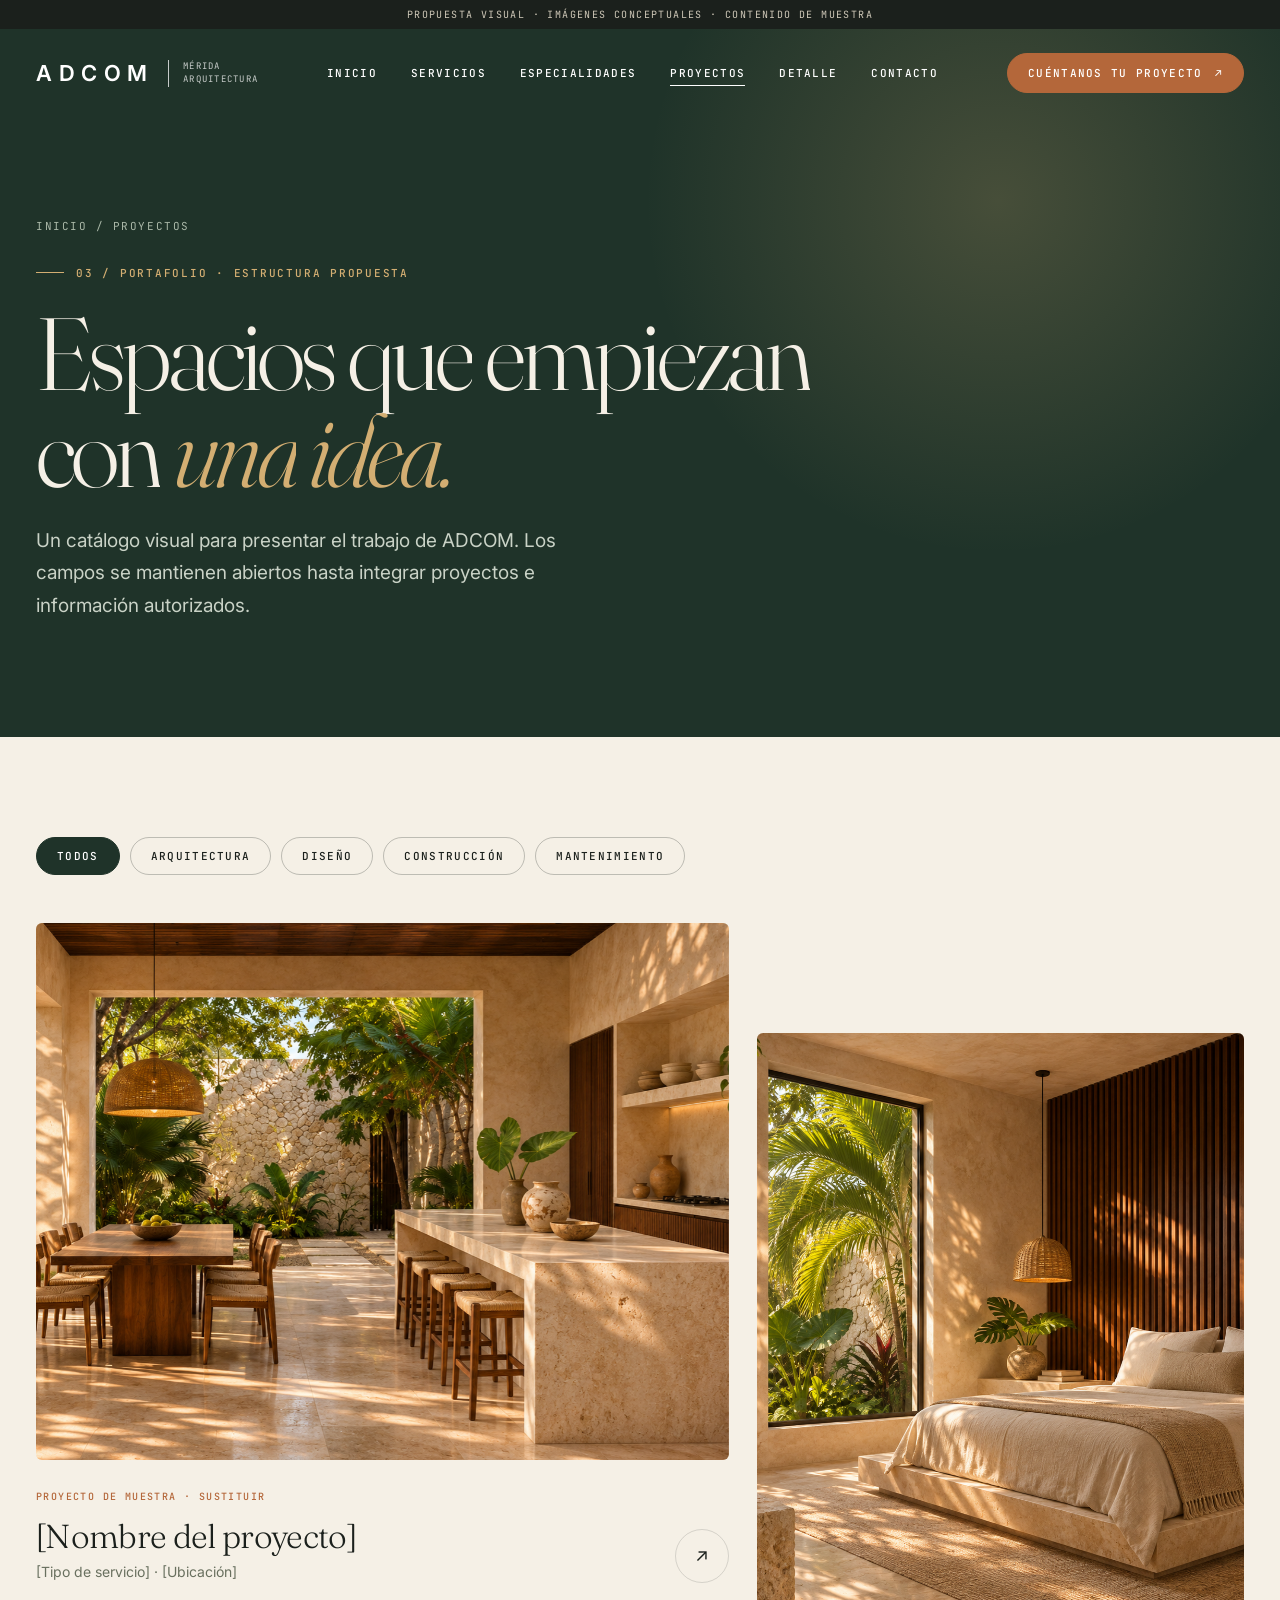
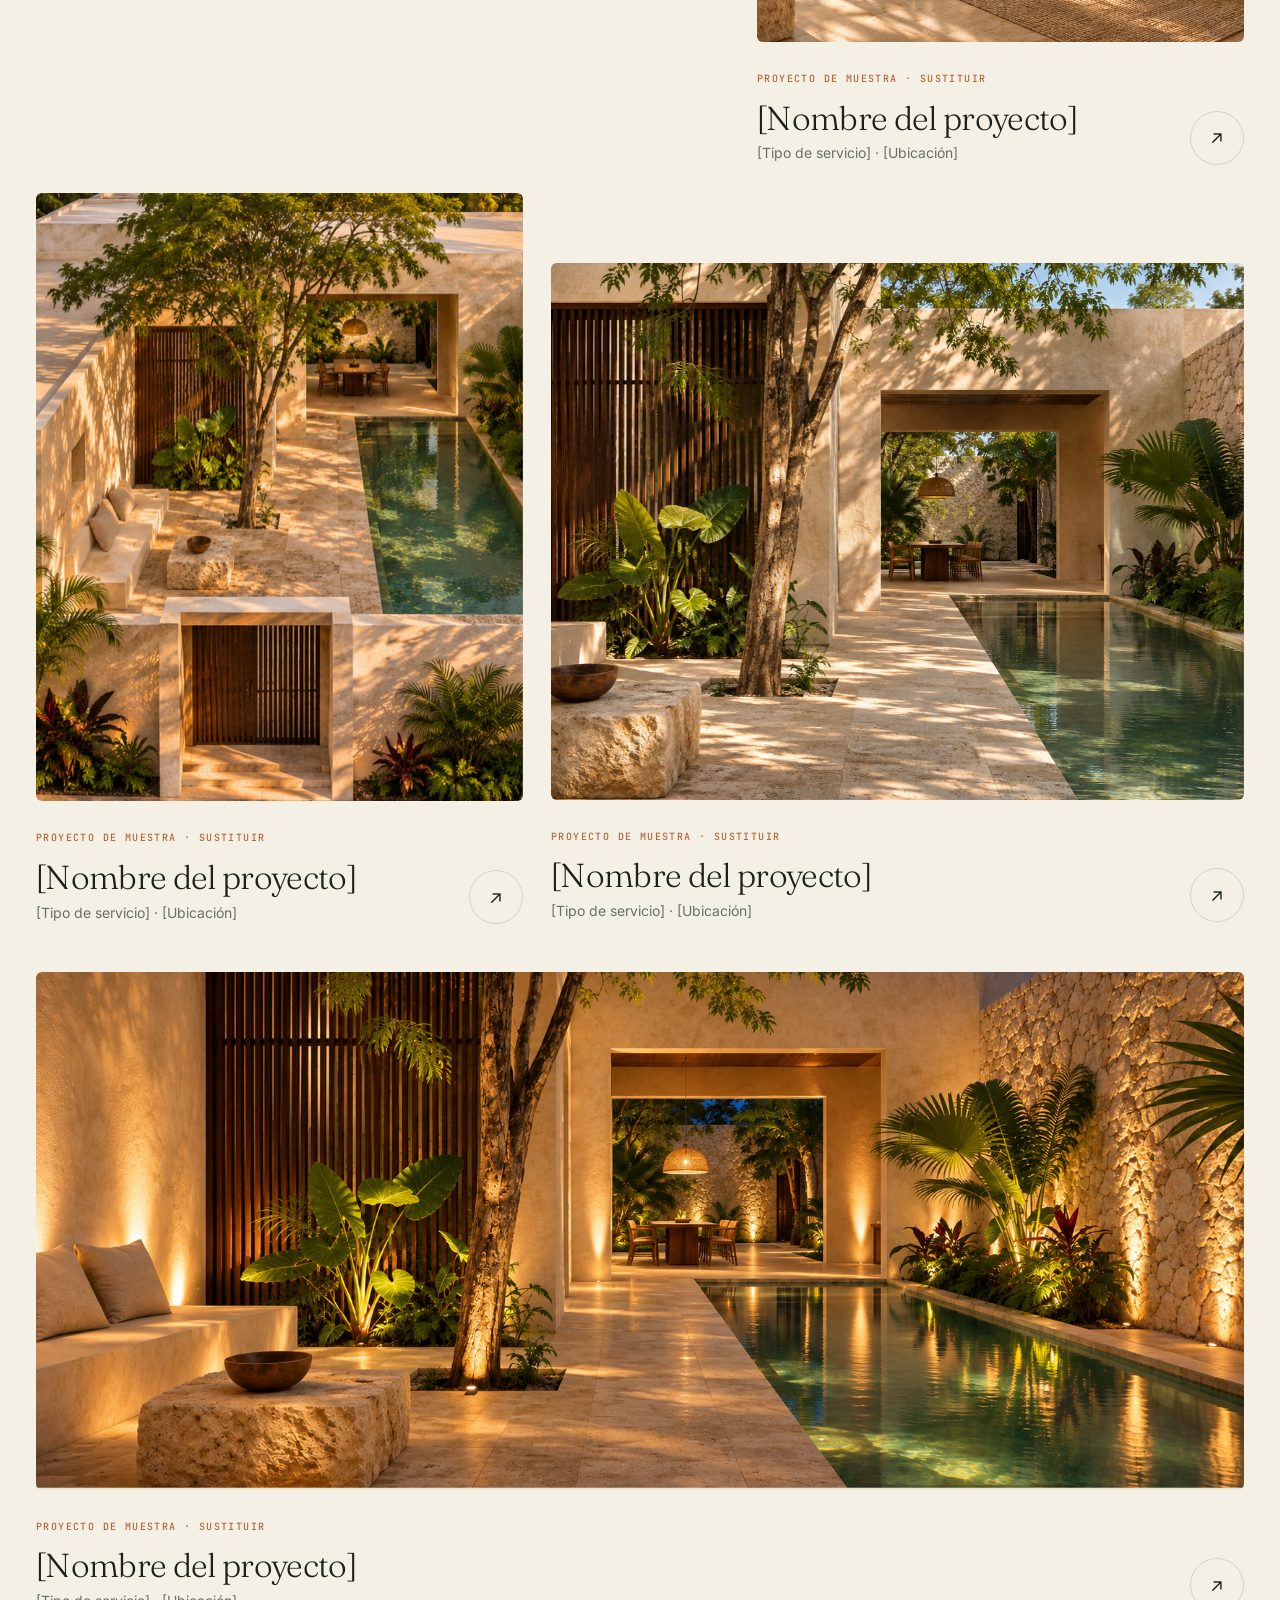
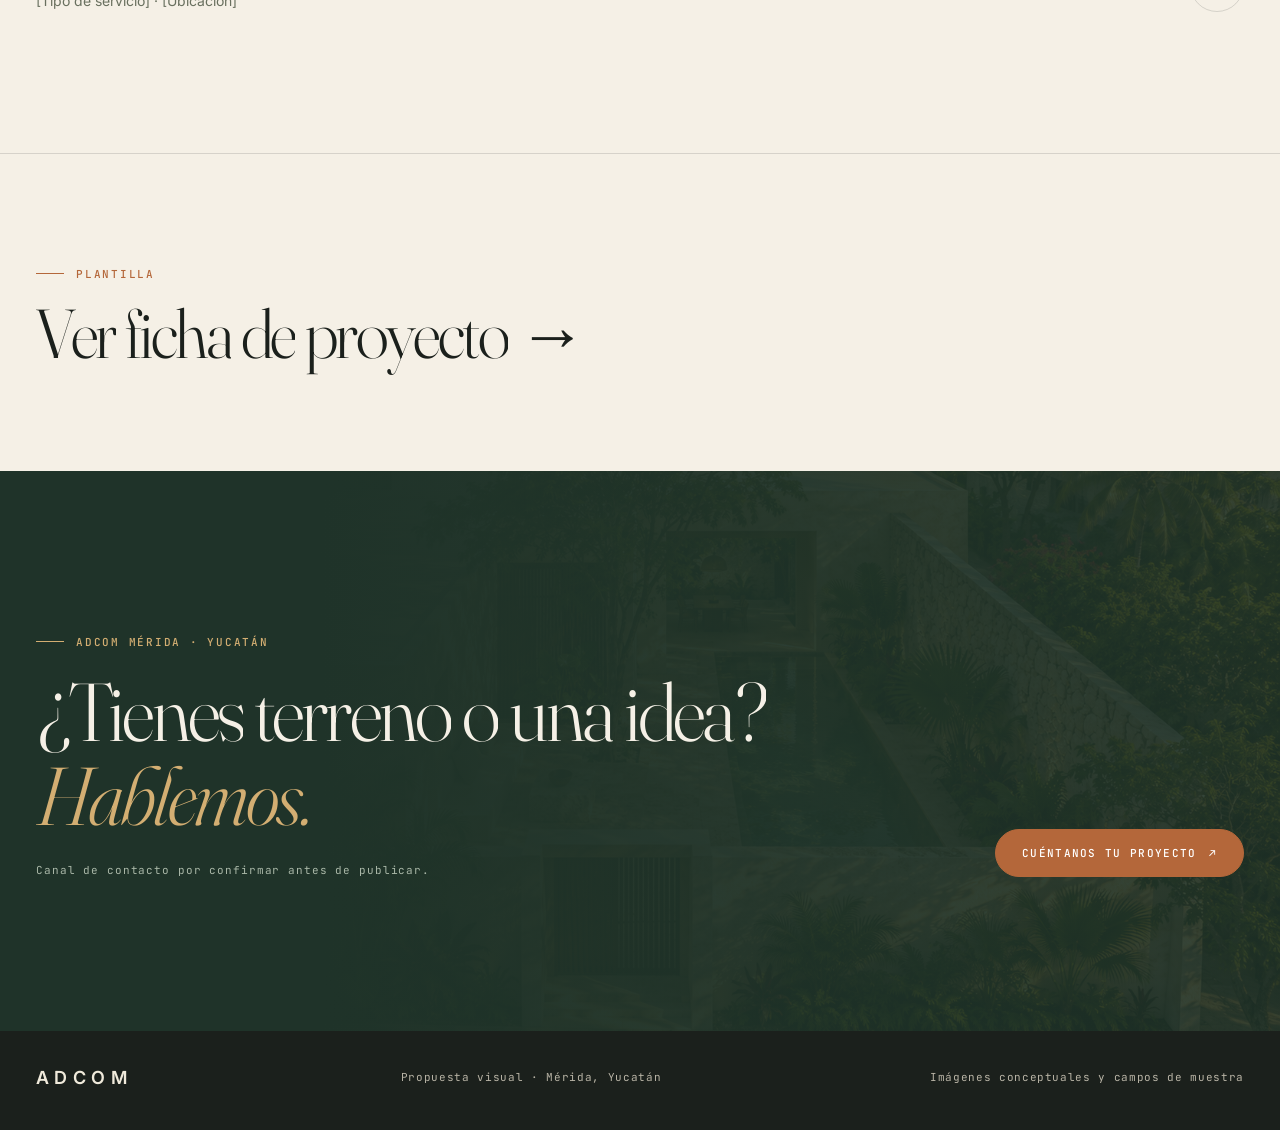
<file: proyectos.html>
<!doctype html>
<html lang="es">
<head>
<meta charset="utf-8">
<meta name="viewport" content="width=device-width, initial-scale=1">
<meta name="theme-color" content="#1f3329">
<meta name="description" content="Portafolio de ADCOM Mérida: estructura propuesta para presentar proyectos.">
<title>Proyectos — ADCOM Mérida</title>
<link rel="preconnect" href="https://fonts.googleapis.com">
<link rel="preconnect" href="https://fonts.gstatic.com" crossorigin>
<link href="https://fonts.googleapis.com/css2?family=Fraunces:ital,opsz,wght@0,9..144,300;0,9..144,400;1,9..144,300;1,9..144,400&family=Inter:wght@400;500;600&family=JetBrains+Mono:wght@400;500&display=swap" rel="stylesheet">
<link rel="stylesheet" href="css/styles.css">
<link rel="stylesheet" href="css/extra.css">
<link rel="stylesheet" href="css/pages.css">
<link rel="stylesheet" href="css/scenes.css">
</head>
<body>
<div class="proposal-bar">Propuesta visual · Imágenes conceptuales · Contenido de muestra</div>

<header id="top">
  <div class="wrap head">
    <a class="brand" href="index.html" aria-label="ADCOM Mérida, inicio"><span class="wordmark">ADCOM</span><small>Mérida<br>Arquitectura</small></a>
    <button class="menu" id="menuBtn" aria-expanded="false" aria-controls="mainNav">Menú</button>
    <nav id="mainNav" aria-label="Navegación principal">
      <a href="index.html">Inicio</a><a href="servicios.html">Servicios</a><a href="especialidades.html">Especialidades</a><a href="proyectos.html" aria-current="page">Proyectos</a><a href="proyecto.html">Detalle</a><a href="contacto.html">Contacto</a>
    </nav>
    <a class="cta sm" href="contacto.html">Cuéntanos tu proyecto <span aria-hidden="true">↗</span></a>
  </div>
</header>

<main>
  <section class="page-hero on-dark">
    <div class="wrap">
      <div class="crumbs"><a href="index.html">Inicio</a> / Proyectos</div>
      <div class="eyebrow reveal">03 / Portafolio · estructura propuesta</div>
      <h1>Espacios que empiezan con <em>una idea.</em></h1>
      <p class="lead reveal" style="--d:.6s">Un catálogo visual para presentar el trabajo de ADCOM. Los campos se mantienen abiertos hasta integrar proyectos e información autorizados.</p>
    </div>
  </section>

  <section class="section" style="padding-top:clamp(60px,8vw,100px)">
    <div class="wrap">
      <div class="filters" role="group" aria-label="Filtrar por servicio">
        <button type="button" data-filter="all" aria-pressed="true">Todos</button>
        <button type="button" data-filter="arquitectura" aria-pressed="false">Arquitectura</button>
        <button type="button" data-filter="diseno" aria-pressed="false">Diseño</button>
        <button type="button" data-filter="construccion" aria-pressed="false">Construcción</button>
        <button type="button" data-filter="mantenimiento" aria-pressed="false">Mantenimiento</button>
      </div>
      <div class="project-grid extended">
        <article class="project-card reveal" data-cat="arquitectura diseno">
          <div class="project-photo px clip"><img src="assets/adcom-cocina.png" alt="Imagen conceptual de cocina y comedor abiertos a un jardín tropical" loading="lazy"></div>
          <div class="project-info"><div><span class="tag">Proyecto de muestra · sustituir</span><h3>[Nombre del proyecto]</h3><p>[Tipo de servicio] · [Ubicación]</p></div><a class="round-link" href="proyecto.html" aria-label="Ver detalle del proyecto 1">↗</a></div>
        </article>
        <article class="project-card reveal" style="--d:.12s" data-cat="diseno">
          <div class="project-photo px clip"><img src="assets/adcom-recamara.png" alt="Imagen conceptual de recámara serena con cabecera de madera" loading="lazy"></div>
          <div class="project-info"><div><span class="tag">Proyecto de muestra · sustituir</span><h3>[Nombre del proyecto]</h3><p>[Tipo de servicio] · [Ubicación]</p></div><a class="round-link" href="proyecto.html" aria-label="Ver detalle del proyecto 2">↗</a></div>
        </article>
        <article class="project-card reveal" data-cat="arquitectura construccion">
          <div class="project-photo px clip"><img src="assets/adcom-aerea.png" alt="Imagen conceptual de vista aérea de una casa con patio y piscina" loading="lazy"></div>
          <div class="project-info"><div><span class="tag">Proyecto de muestra · sustituir</span><h3>[Nombre del proyecto]</h3><p>[Tipo de servicio] · [Ubicación]</p></div><a class="round-link" href="proyecto.html" aria-label="Ver detalle del proyecto 3">↗</a></div>
        </article>
        <article class="project-card reveal" style="--d:.12s" data-cat="arquitectura mantenimiento">
          <div class="project-photo px clip"><img src="assets/adcom-hero.png" alt="Imagen conceptual de patio residencial tropical" loading="lazy"></div>
          <div class="project-info"><div><span class="tag">Proyecto de muestra · sustituir</span><h3>[Nombre del proyecto]</h3><p>[Tipo de servicio] · [Ubicación]</p></div><a class="round-link" href="proyecto.html" aria-label="Ver detalle del proyecto 4">↗</a></div>
        </article>
        <article class="project-card reveal" data-cat="diseno construccion">
          <div class="project-photo px clip"><img src="assets/adcom-terraza-noche.png" alt="Imagen conceptual de terraza y piscina iluminadas de noche" loading="lazy"></div>
          <div class="project-info"><div><span class="tag">Proyecto de muestra · sustituir</span><h3>[Nombre del proyecto]</h3><p>[Tipo de servicio] · [Ubicación]</p></div><a class="round-link" href="proyecto.html" aria-label="Ver detalle del proyecto 5">↗</a></div>
        </article>
      </div>
    </div>
  </section>

  <a class="next" href="proyecto.html"><div class="wrap"><div class="eyebrow">Plantilla</div><h2>Ver ficha de proyecto →</h2></div></a>

  <section class="final-cta on-dark" id="contacto">
    <div class="bg"><img src="assets/adcom-aerea.png" alt="" loading="lazy"></div>
    <div class="wrap final-row">
      <div><div class="eyebrow reveal">ADCOM Mérida · Yucatán</div><h2>¿Tienes terreno o una idea? <em>Hablemos.</em></h2><p class="contact-note reveal" style="--d:.16s">Canal de contacto por confirmar antes de publicar.</p></div>
      <a class="cta reveal" style="--d:.2s" href="contacto.html">Cuéntanos tu proyecto <span aria-hidden="true">↗</span></a>
    </div>
  </section>
</main>

<footer><div class="wrap foot-row"><div class="foot-brand">ADCOM</div><p>Propuesta visual · Mérida, Yucatán</p><p>Imágenes conceptuales y campos de muestra</p></div></footer>
<script src="js/main.js"></script>
<script src="js/pages.js"></script>
</body>
</html>
</file>
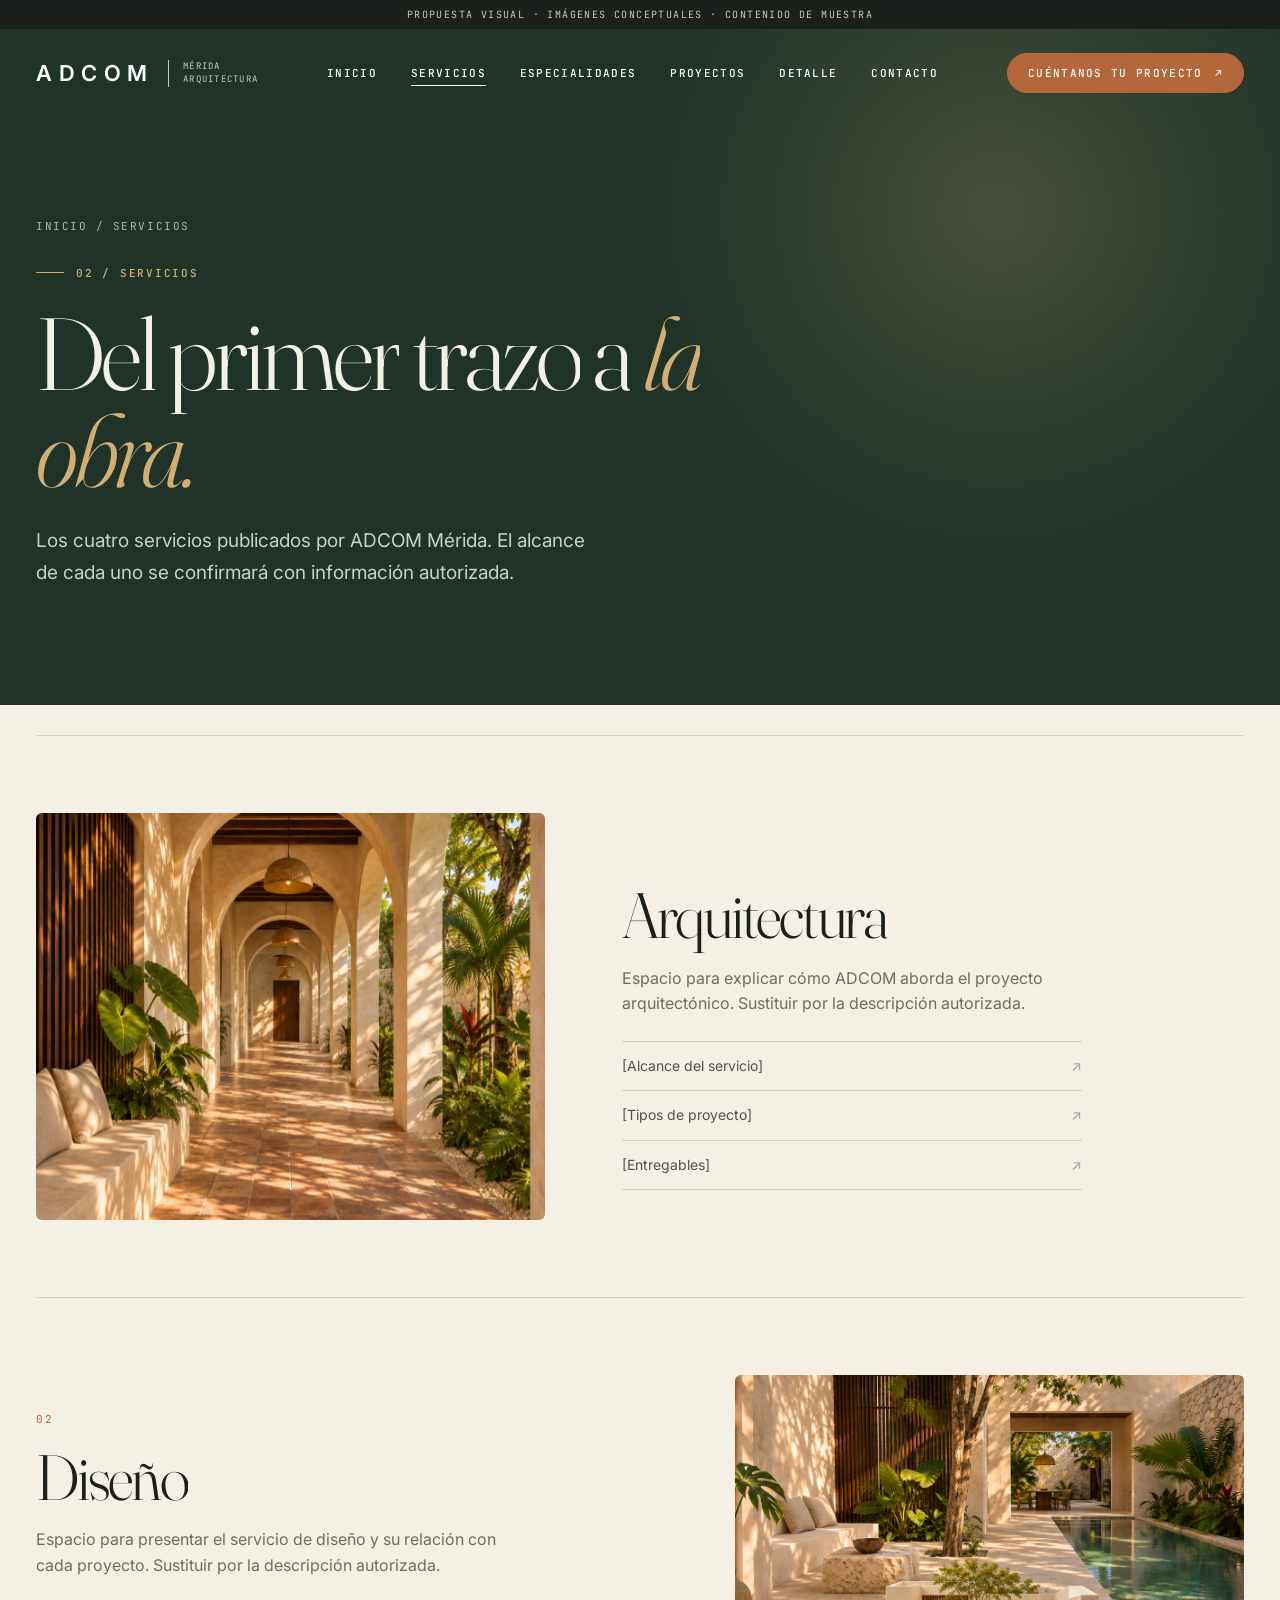
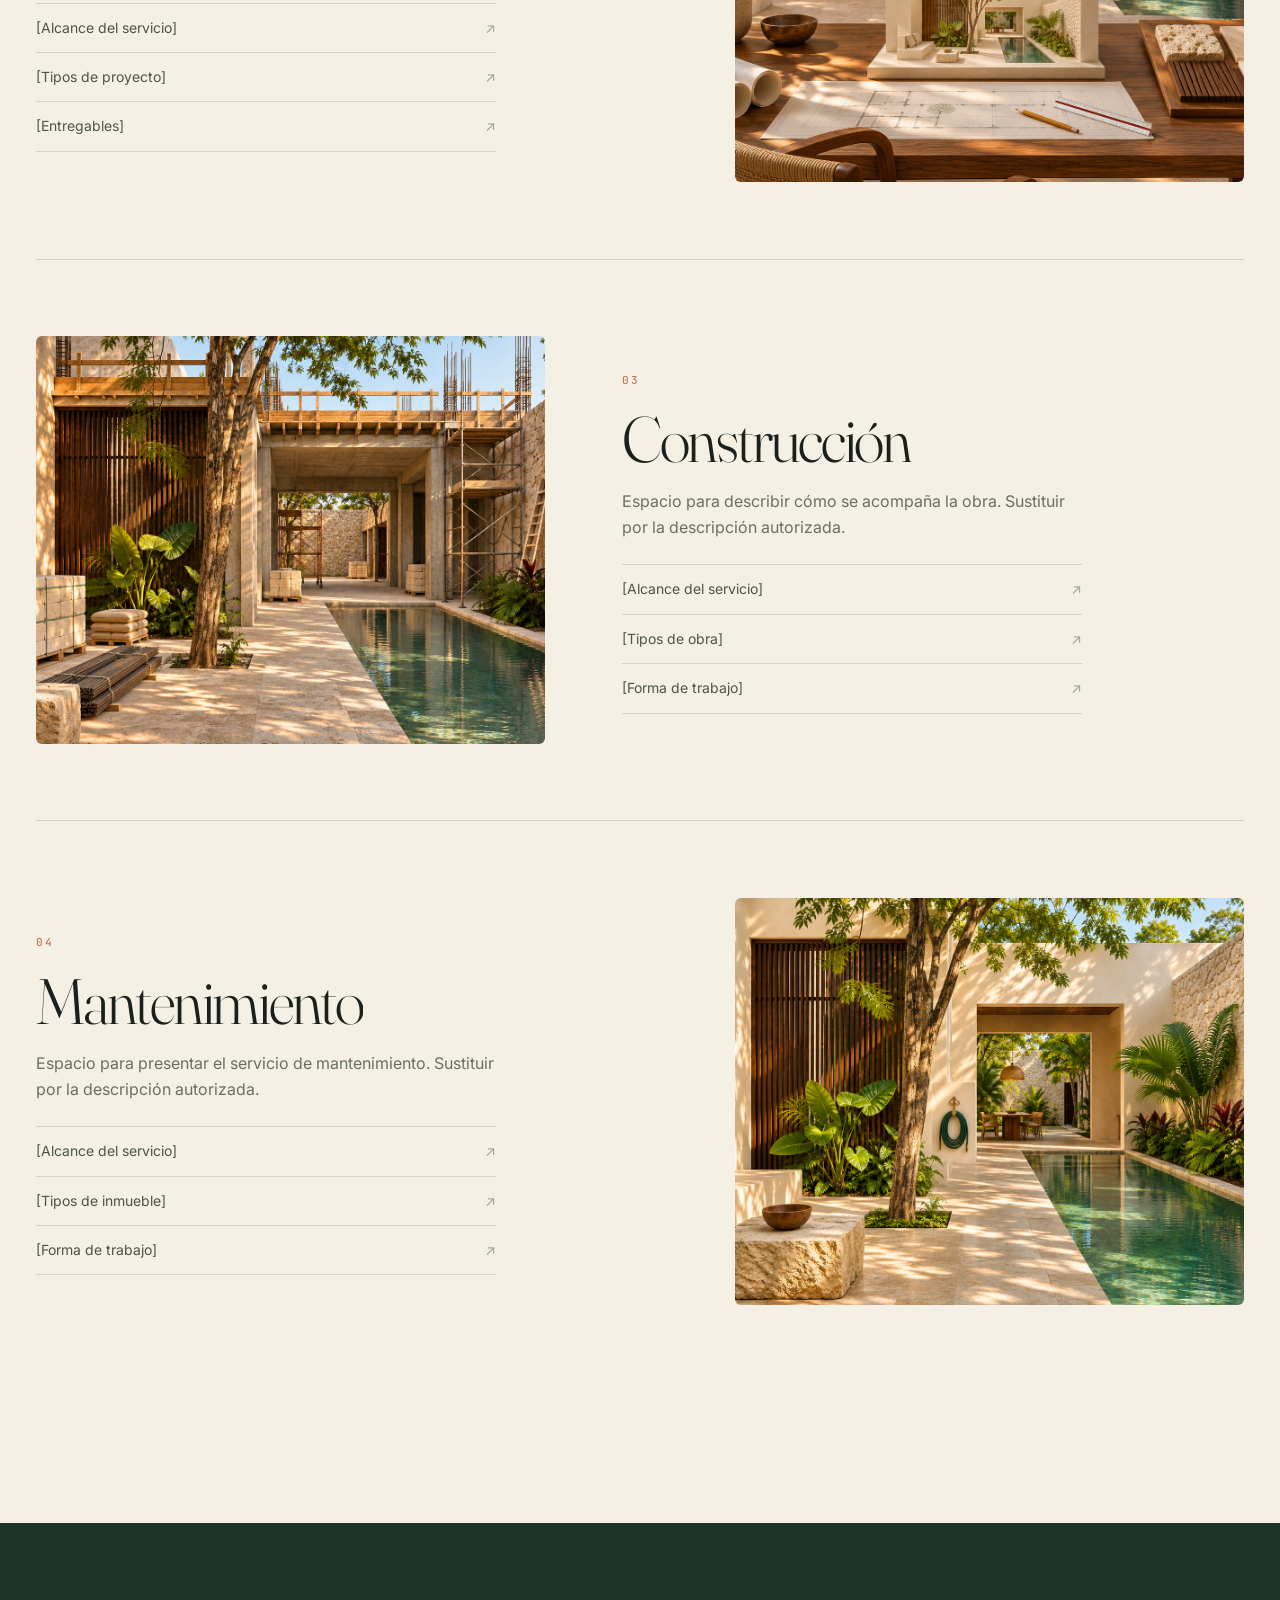
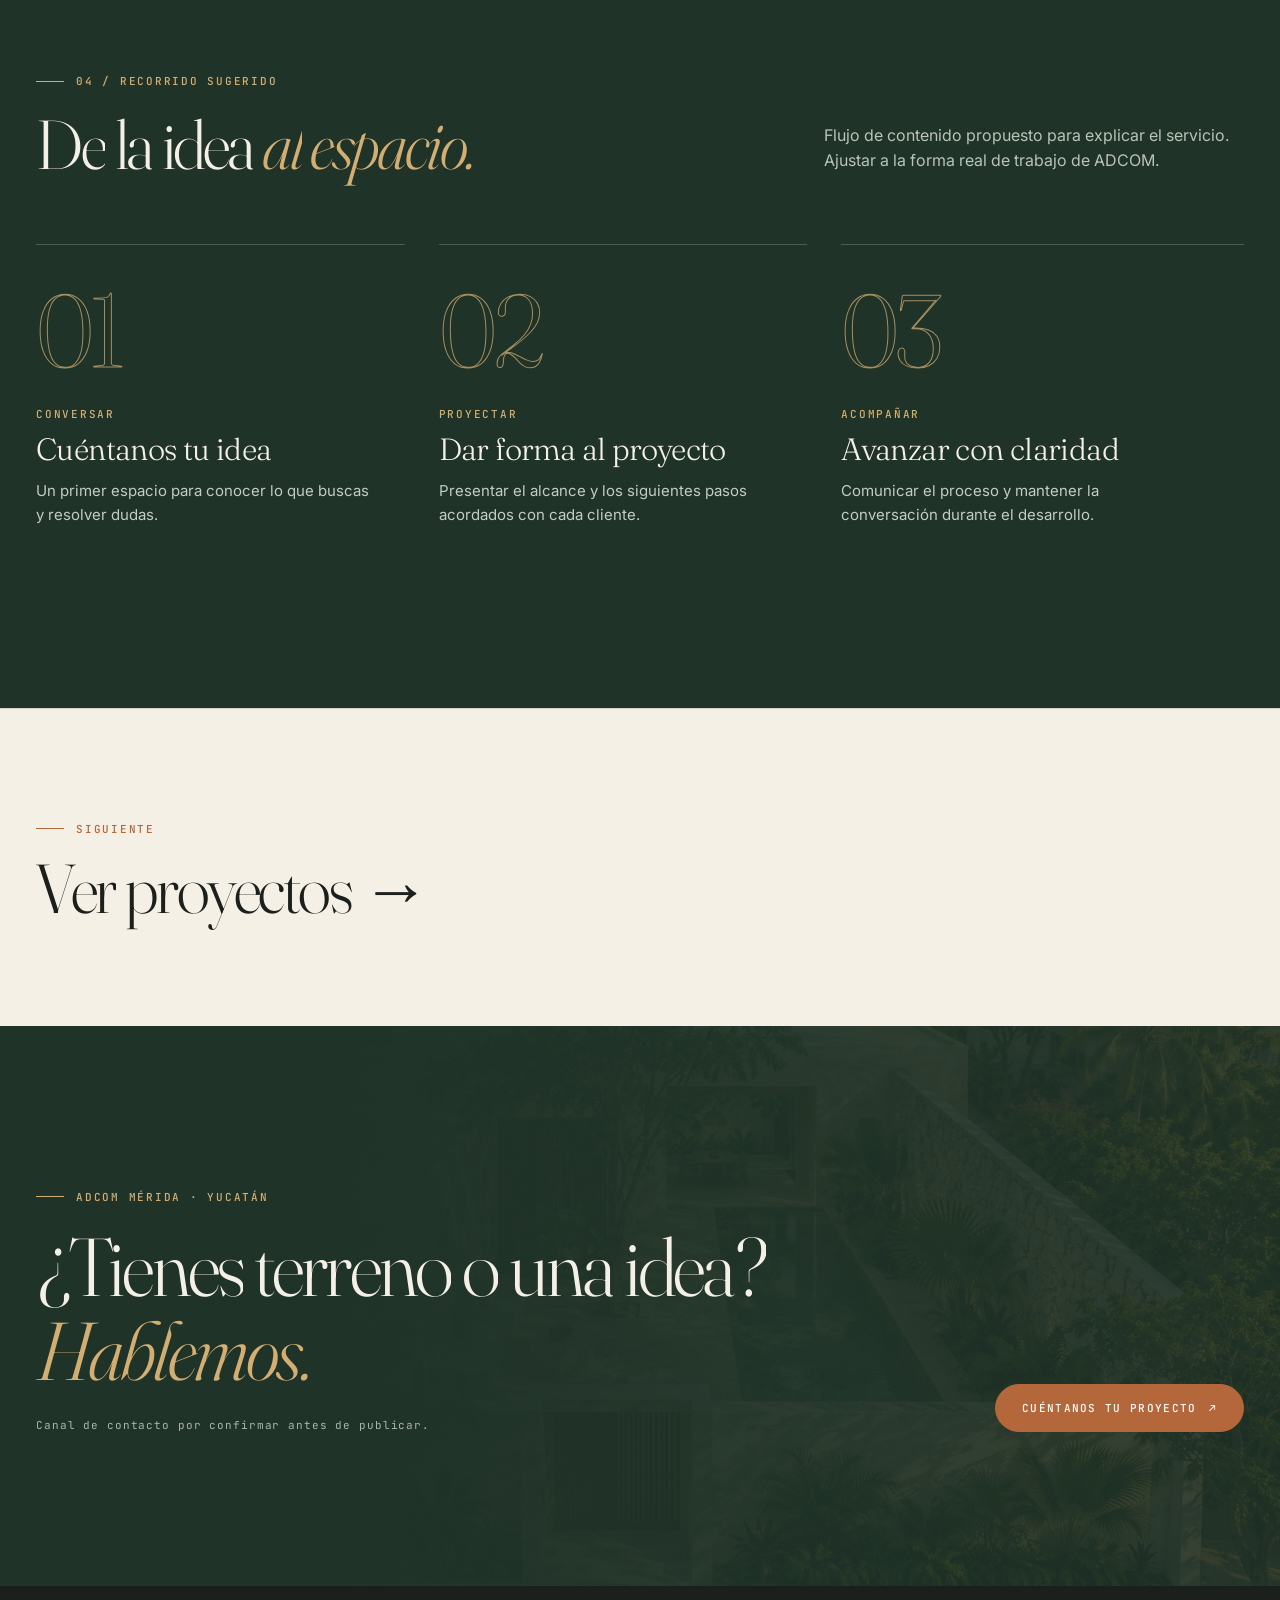
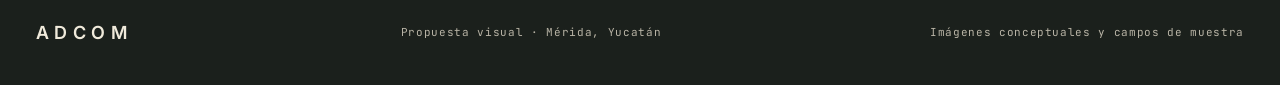
<file: servicios.html>
<!doctype html>
<html lang="es">
<head>
<meta charset="utf-8">
<meta name="viewport" content="width=device-width, initial-scale=1">
<meta name="theme-color" content="#1f3329">
<meta name="description" content="Servicios de ADCOM Mérida: arquitectura, diseño, construcción y mantenimiento.">
<title>Servicios — ADCOM Mérida</title>
<link rel="preconnect" href="https://fonts.googleapis.com">
<link rel="preconnect" href="https://fonts.gstatic.com" crossorigin>
<link href="https://fonts.googleapis.com/css2?family=Fraunces:ital,opsz,wght@0,9..144,300;0,9..144,400;1,9..144,300;1,9..144,400&family=Inter:wght@400;500;600&family=JetBrains+Mono:wght@400;500&display=swap" rel="stylesheet">
<link rel="stylesheet" href="css/styles.css">
<link rel="stylesheet" href="css/extra.css">
<link rel="stylesheet" href="css/pages.css">
</head>
<body>
<div class="proposal-bar">Propuesta visual · Imágenes conceptuales · Contenido de muestra</div>

<header id="top">
  <div class="wrap head">
    <a class="brand" href="index.html" aria-label="ADCOM Mérida, inicio"><span class="wordmark">ADCOM</span><small>Mérida<br>Arquitectura</small></a>
    <button class="menu" id="menuBtn" aria-expanded="false" aria-controls="mainNav">Menú</button>
    <nav id="mainNav" aria-label="Navegación principal">
      <a href="index.html">Inicio</a><a href="servicios.html" aria-current="page">Servicios</a><a href="especialidades.html">Especialidades</a><a href="proyectos.html">Proyectos</a><a href="proyecto.html">Detalle</a><a href="contacto.html">Contacto</a>
    </nav>
    <a class="cta sm" href="contacto.html">Cuéntanos tu proyecto <span aria-hidden="true">↗</span></a>
  </div>
</header>

<main>
  <section class="page-hero on-dark">
    <div class="wrap">
      <div class="crumbs"><a href="index.html">Inicio</a> / Servicios</div>
      <div class="eyebrow reveal">02 / Servicios</div>
      <h1>Del primer trazo a <em>la obra.</em></h1>
      <p class="lead reveal" style="--d:.5s">Los cuatro servicios publicados por ADCOM Mérida. El alcance de cada uno se confirmará con información autorizada.</p>
    </div>
  </section>

  <section class="section" style="padding-top:30px">
    <div class="wrap">
      <article class="svc-row" id="arquitectura">
        <div class="svc-media px clip"><img src="assets/adcom-arcos.png" alt="Imagen conceptual de un corredor de arcos abierto a un jardín tropical" loading="lazy"></div>
        <div class="svc-text"><span class="no reveal">01</span><h2>Arquitectura</h2><p class="reveal">Espacio para explicar cómo ADCOM aborda el proyecto arquitectónico. Sustituir por la descripción autorizada.</p>
          <ul class="reveal"><li>[Alcance del servicio]</li><li>[Tipos de proyecto]</li><li>[Entregables]</li></ul></div>
      </article>
      <article class="svc-row" id="diseno">
        <div class="svc-media px clip"><img src="assets/adcom-maqueta.png" alt="Imagen conceptual de maqueta arquitectónica y muestras de materiales" loading="lazy"></div>
        <div class="svc-text"><span class="no reveal">02</span><h2>Diseño</h2><p class="reveal">Espacio para presentar el servicio de diseño y su relación con cada proyecto. Sustituir por la descripción autorizada.</p>
          <ul class="reveal"><li>[Alcance del servicio]</li><li>[Tipos de proyecto]</li><li>[Entregables]</li></ul></div>
      </article>
      <article class="svc-row" id="construccion">
        <div class="svc-media px clip"><img src="assets/adcom-obra.png" alt="Imagen conceptual de una vivienda en construcción en Mérida" loading="lazy"></div>
        <div class="svc-text"><span class="no reveal">03</span><h2>Construcción</h2><p class="reveal">Espacio para describir cómo se acompaña la obra. Sustituir por la descripción autorizada.</p>
          <ul class="reveal"><li>[Alcance del servicio]</li><li>[Tipos de obra]</li><li>[Forma de trabajo]</li></ul></div>
      </article>
      <article class="svc-row" id="mantenimiento">
        <div class="svc-media px clip"><img src="assets/adcom-mantenimiento.png" alt="Imagen conceptual de exterior residencial cuidado con jardín tropical" loading="lazy"></div>
        <div class="svc-text"><span class="no reveal">04</span><h2>Mantenimiento</h2><p class="reveal">Espacio para presentar el servicio de mantenimiento. Sustituir por la descripción autorizada.</p>
          <ul class="reveal"><li>[Alcance del servicio]</li><li>[Tipos de inmueble]</li><li>[Forma de trabajo]</li></ul></div>
      </article>
    </div>
  </section>

  <section class="section process-sec on-dark">
    <div class="wrap">
      <div class="section-head">
        <div><div class="eyebrow reveal">04 / Recorrido sugerido</div><h2>De la idea <em>al espacio.</em></h2></div>
        <p class="section-intro reveal" style="--d:.16s">Flujo de contenido propuesto para explicar el servicio. Ajustar a la forma real de trabajo de ADCOM.</p>
      </div>
      <div class="process">
        <article class="step reveal"><div class="step-no">01</div><div class="lab">Conversar</div><h3>Cuéntanos tu idea</h3><p>Un primer espacio para conocer lo que buscas y resolver dudas.</p></article>
        <article class="step reveal" style="--d:.12s"><div class="step-no">02</div><div class="lab">Proyectar</div><h3>Dar forma al proyecto</h3><p>Presentar el alcance y los siguientes pasos acordados con cada cliente.</p></article>
        <article class="step reveal" style="--d:.24s"><div class="step-no">03</div><div class="lab">Acompañar</div><h3>Avanzar con claridad</h3><p>Comunicar el proceso y mantener la conversación durante el desarrollo.</p></article>
      </div>
    </div>
  </section>

  <a class="next" href="proyectos.html"><div class="wrap"><div class="eyebrow">Siguiente</div><h2>Ver proyectos →</h2></div></a>

  <section class="final-cta on-dark" id="contacto">
    <div class="bg"><img src="assets/adcom-aerea.png" alt="" loading="lazy"></div>
    <div class="wrap final-row">
      <div><div class="eyebrow reveal">ADCOM Mérida · Yucatán</div><h2>¿Tienes terreno o una idea? <em>Hablemos.</em></h2><p class="contact-note reveal" style="--d:.16s">Canal de contacto por confirmar antes de publicar.</p></div>
      <a class="cta reveal" style="--d:.2s" href="contacto.html">Cuéntanos tu proyecto <span aria-hidden="true">↗</span></a>
    </div>
  </section>
</main>

<footer><div class="wrap foot-row"><div class="foot-brand">ADCOM</div><p>Propuesta visual · Mérida, Yucatán</p><p>Imágenes conceptuales y campos de muestra</p></div></footer>
<script src="js/main.js"></script>
<script src="js/pages.js"></script>
</body>
</html>
</file>
<file: css/styles.css>
:root{
  --bone:#f5f0e6; --limestone:#e9e0cf; --sand:#d9cbb2; --white:#fffdf8;
  --ink:#1b201c; --muted:#69705f; --line:rgba(27,32,28,.14);
  --jungle:#1f3329; --jungle2:#2c473a; --moss:#5b7a60; --clay:#b4673a; --gold:#d3ae72;
  --serif:"Fraunces",Georgia,"Times New Roman",serif;
  --sans:"Inter","Aptos",system-ui,Arial,sans-serif;
  --mono:"JetBrains Mono","Courier New",monospace;
  --ease:cubic-bezier(.2,.7,.2,1);
}
*{box-sizing:border-box}
html{scroll-behavior:smooth;scroll-padding-top:80px}
body{margin:0;background:var(--bone);color:var(--ink);font-family:var(--sans);font-size:16px;line-height:1.6;-webkit-font-smoothing:antialiased}
a{color:inherit}
button{font:inherit;cursor:pointer}
img{display:block;width:100%;height:100%;object-fit:cover}
h1,h2,h3,p,figure{margin-top:0}
.wrap{width:min(1280px,calc(100% - 72px));margin-inline:auto}
:focus-visible{outline:2px solid var(--clay);outline-offset:3px}

/* Etiquetas */
.eyebrow{display:inline-flex;align-items:center;gap:12px;font:500 11px var(--mono);letter-spacing:.16em;text-transform:uppercase;color:var(--clay)}
.eyebrow:before{content:"";width:28px;height:1px;background:currentColor}
.on-dark .eyebrow{color:var(--gold)}

/* Barra de propuesta */
.proposal-bar{position:relative;z-index:31;background:var(--ink);color:#cfc8b8;padding:8px 20px;text-align:center;font:400 10px var(--mono);letter-spacing:.14em;text-transform:uppercase}

/* Header */
header{position:fixed;top:33px;left:0;right:0;z-index:30;transition:background .35s var(--ease),box-shadow .35s,top .3s,backdrop-filter .35s;color:#fff}
header.scrolled{top:0;background:rgba(245,240,230,.88);backdrop-filter:saturate(1.4) blur(16px);-webkit-backdrop-filter:saturate(1.4) blur(16px);box-shadow:0 1px 0 var(--line);color:var(--ink)}
.head{height:80px;display:flex;align-items:center;justify-content:space-between;gap:28px}
.brand{display:flex;align-items:center;gap:14px;text-decoration:none}
.wordmark{font:600 22px var(--sans);letter-spacing:.3em}
.brand small{border-left:1px solid currentColor;opacity:.75;padding-left:14px;font:400 9px var(--mono);letter-spacing:.14em;text-transform:uppercase;line-height:1.5}
nav{display:flex;gap:34px;align-items:center}
nav a{position:relative;text-decoration:none;font:500 11px var(--mono);letter-spacing:.12em;text-transform:uppercase;padding:6px 0}
nav a:after{content:"";position:absolute;left:0;bottom:0;height:1px;width:100%;background:currentColor;transform:scaleX(0);transform-origin:left;transition:transform .35s var(--ease)}
nav a:hover:after,nav a:focus-visible:after{transform:scaleX(1)}
.menu{display:none;background:none;border:1px solid currentColor;color:inherit;padding:9px 14px;font:500 10px var(--mono);letter-spacing:.12em;text-transform:uppercase;border-radius:999px}

/* Botones */
.cta{display:inline-flex;align-items:center;justify-content:center;gap:12px;padding:16px 26px;border-radius:999px;background:var(--clay);color:#fff;text-decoration:none;font:500 11px var(--mono);letter-spacing:.12em;text-transform:uppercase;border:1px solid var(--clay);transition:background .25s,transform .25s var(--ease),color .25s,border-color .25s}
.cta span{display:inline-block;transition:transform .3s var(--ease)}
.cta:hover{background:#9a5530;border-color:#9a5530;transform:translateY(-2px)}
.cta:hover span{transform:translate(3px,-3px)}
.cta.ghost{background:transparent;border-color:rgba(255,255,255,.55);color:#fff}
.cta.ghost:hover{background:#fff;color:var(--ink);border-color:#fff}
.cta.sm{padding:12px 20px}
header.scrolled .cta.sm{background:var(--jungle);border-color:var(--jungle)}
header.scrolled .cta.sm:hover{background:var(--clay);border-color:var(--clay)}

/* Hero */
.hero{position:relative;min-height:100svh;display:flex;flex-direction:column;justify-content:flex-end;color:#fff;background:var(--jungle);overflow:hidden;isolation:isolate}
.hero-bg{position:absolute;inset:0;z-index:-2}
.hero-bg img{transform:scale(1.06);animation:settle 2.4s var(--ease) forwards}
.hero:before{content:"";position:absolute;inset:0;z-index:-1;background:
  linear-gradient(180deg,rgba(15,25,19,.62) 0%,rgba(15,25,19,0) 28%),
  linear-gradient(0deg,rgba(15,25,19,.88) 0%,rgba(15,25,19,.45) 42%,rgba(15,25,19,.05) 75%),
  linear-gradient(90deg,rgba(15,25,19,.5) 0%,rgba(15,25,19,0) 60%)}
@keyframes settle{to{transform:scale(1)}}
.hero-body{padding:170px 0 56px}
.hero .eyebrow{color:var(--gold)}
h1{font:300 clamp(54px,9vw,132px)/.95 var(--serif);letter-spacing:-.04em;margin:26px 0 28px;max-width:11ch;font-variation-settings:"opsz" 144}
h1 em{font-style:italic;font-weight:300;color:var(--gold)}
.lead{font-size:clamp(16px,1.5vw,19px);line-height:1.7;color:#e8e3d6;max-width:520px;margin-bottom:34px}
.actions{display:flex;gap:12px;flex-wrap:wrap}
.hero-foot{border-top:1px solid rgba(255,255,255,.22);backdrop-filter:blur(6px);-webkit-backdrop-filter:blur(6px);background:rgba(15,25,19,.28)}
.hero-foot .wrap{display:flex;align-items:stretch;justify-content:space-between;gap:24px}
.hero-services{display:flex;flex-wrap:wrap}
.hero-services a{display:flex;align-items:center;gap:10px;padding:22px 30px 22px 0;margin-right:30px;font:500 11px var(--mono);letter-spacing:.14em;text-transform:uppercase;text-decoration:none;color:#f2ede0;transition:color .25s}
.hero-services a b{font-weight:400;color:var(--gold)}
.hero-services a:hover{color:var(--gold)}
.hero-caption{align-self:center;font:400 10px var(--mono);letter-spacing:.1em;text-transform:uppercase;color:#cfc8b8;text-align:right}

/* Secciones */
.section{padding:clamp(80px,11vw,150px) 0}
h2{font:300 clamp(38px,5.4vw,76px)/1.02 var(--serif);letter-spacing:-.035em;margin:20px 0 0;font-variation-settings:"opsz" 144}
h2 em{font-style:italic;color:var(--clay)}
.on-dark h2 em{color:var(--gold)}
.section-head{display:grid;grid-template-columns:1.2fr .8fr;gap:48px;align-items:end;margin-bottom:64px}
.section-intro{color:var(--muted);max-width:420px;margin:0 0 6px;justify-self:end}

/* Enfoque */
.approach-grid{display:grid;grid-template-columns:1.05fr .95fr;gap:clamp(40px,7vw,110px);align-items:center}
.approach blockquote{font:300 clamp(30px,3.9vw,56px)/1.15 var(--serif);letter-spacing:-.025em;margin:24px 0 28px;font-variation-settings:"opsz" 144}
.approach blockquote em{font-style:italic;color:var(--clay)}
.approach p{color:var(--muted);max-width:520px}
.approach-media{position:relative;padding:0 0 60px 60px}
.approach-media .main{aspect-ratio:4/5;overflow:hidden;border-radius:240px 240px 6px 6px}
.approach-media .main img{transition:transform 1.4s var(--ease)}
.approach-media:hover .main img{transform:scale(1.05)}
.approach-media .inset{position:absolute;left:0;bottom:0;width:46%;aspect-ratio:1;overflow:hidden;border:8px solid var(--bone);border-radius:6px}

/* Servicios */
.services{background:var(--limestone)}
.service-grid{display:grid;grid-template-columns:repeat(4,1fr);border-top:1px solid var(--line)}
.service{position:relative;display:flex;flex-direction:column;justify-content:space-between;gap:90px;padding:34px 28px 34px;border-bottom:1px solid var(--line);border-right:1px solid var(--line);text-decoration:none;transition:background .4s var(--ease),color .4s}
.service:first-child{border-left:1px solid var(--line)}
.service .no{font:400 11px var(--mono);letter-spacing:.14em;color:var(--clay);transition:color .4s}
.service h3{font:300 clamp(26px,2.5vw,36px)/1.05 var(--serif);letter-spacing:-.02em;margin:0}
.service .arrow{position:absolute;top:30px;right:26px;font-size:20px;transform:translate(-6px,6px);opacity:0;transition:.4s var(--ease)}
.service:hover{background:var(--jungle);color:var(--bone)}
.service:hover .no{color:var(--gold)}
.service:hover .arrow{opacity:1;transform:none}

/* Proyectos */
.project-grid{display:grid;grid-template-columns:repeat(12,1fr);gap:28px}
.project-card{position:relative}
.project-card:nth-child(1){grid-column:1/8}
.project-card:nth-child(2){grid-column:8/13;margin-top:110px}
.project-card:nth-child(3){grid-column:3/13;margin-top:30px}
.project-photo{position:relative;overflow:hidden;border-radius:6px;background:var(--limestone);aspect-ratio:4/3.1}
.project-card:nth-child(2) .project-photo{aspect-ratio:4/5}
.project-card:nth-child(3) .project-photo{aspect-ratio:21/9}
.project-photo img{transition:transform 1.4s var(--ease)}
.project-card:hover .project-photo img{transform:scale(1.06)}
.project-photo:after{content:"";position:absolute;inset:50% 0 0;background:linear-gradient(transparent,rgba(15,25,19,.35));opacity:0;transition:opacity .5s}
.project-card:hover .project-photo:after{opacity:1}
.project-info{display:flex;justify-content:space-between;align-items:flex-end;gap:20px;padding-top:22px}
.tag{display:inline-block;color:var(--clay);font:500 10px var(--mono);letter-spacing:.14em;text-transform:uppercase}
.project-info h3{font:300 clamp(26px,2.6vw,36px)/1.1 var(--serif);letter-spacing:-.02em;margin:10px 0 6px}
.project-info p{font-size:14px;color:var(--muted);margin:0}
.round-link{flex:none;display:grid;place-items:center;width:54px;height:54px;border:1px solid var(--line);border-radius:50%;text-decoration:none;font-size:18px;transition:background .3s,color .3s,transform .4s var(--ease),border-color .3s}
.round-link:hover{background:var(--jungle);color:#fff;border-color:var(--jungle);transform:rotate(45deg)}

/* Proceso */
.process-sec{background:var(--jungle);color:var(--bone)}
.process-sec .section-intro{color:#b9c4b6}
.process{display:grid;grid-template-columns:repeat(3,1fr);gap:0}
.step{position:relative;padding:34px 34px 40px 0;margin-right:34px;border-top:1px solid rgba(255,255,255,.2)}
.step:last-child{margin-right:0}
.step-no{font:300 clamp(72px,8vw,120px)/1 var(--serif);color:transparent;-webkit-text-stroke:1px rgba(211,174,114,.75);letter-spacing:-.04em;margin-bottom:26px}
.step .lab{font:500 11px var(--mono);letter-spacing:.16em;text-transform:uppercase;color:var(--gold)}
.step h3{font:300 clamp(26px,2.4vw,34px)/1.1 var(--serif);letter-spacing:-.02em;margin:12px 0 12px}
.step p{color:#c4cdc1;font-size:15px;margin:0;max-width:340px}

/* Detalle de proyecto */
.detail{background:var(--limestone)}
.detail-image{position:relative;height:clamp(420px,62vw,760px);overflow:hidden}
.detail-image:after{content:"";position:absolute;inset:0;background:linear-gradient(0deg,rgba(15,25,19,.78),rgba(15,25,19,0) 60%)}
.detail-title{position:absolute;z-index:1;left:max(36px,calc((100% - 1280px)/2));right:36px;bottom:clamp(30px,5vw,64px);color:#fff}
.detail-title .eyebrow{color:var(--gold)}
.detail-title h2{font-size:clamp(44px,7vw,100px);max-width:900px}
.detail-content{padding:80px 0 100px}
.detail-grid{display:grid;grid-template-columns:.75fr 1.25fr;gap:clamp(40px,7vw,100px)}
.detail-grid>div:first-child p{color:var(--muted);margin:20px 0 0;max-width:380px}
.detail-fields{display:grid;grid-template-columns:1fr 1fr;gap:0 32px;border-top:1px solid rgba(27,32,28,.25)}
.field{padding:20px 0;border-bottom:1px solid rgba(27,32,28,.25)}
.field.wide{grid-column:1/-1}
.field span{display:block;color:var(--muted);font:500 10px var(--mono);letter-spacing:.14em;text-transform:uppercase;margin-bottom:8px}
.field strong{font:400 19px/1.35 var(--serif);letter-spacing:-.005em}
.sample-note{display:flex;gap:10px;align-items:flex-start;background:rgba(255,253,248,.6);border:1px dashed rgba(27,32,28,.3);border-radius:6px;padding:14px 16px;color:#555b52;font-size:13px;margin-top:28px;max-width:380px}

/* CTA final */
.final-cta{position:relative;isolation:isolate;background:var(--jungle);color:var(--bone);padding:clamp(90px,12vw,160px) 0;overflow:hidden}
.final-cta .bg{position:absolute;inset:0;z-index:-2;opacity:.28}
.final-cta:before{content:"";position:absolute;inset:0;z-index:-1;background:linear-gradient(90deg,var(--jungle) 25%,rgba(31,51,41,.6))}
.final-row{display:flex;align-items:flex-end;justify-content:space-between;gap:40px}
.final-row h2{max-width:820px;font-size:clamp(42px,6.4vw,92px)}
.contact-note{font:400 11px var(--mono);letter-spacing:.08em;color:#aab8a8;margin:26px 0 0}

/* Footer */
footer{background:var(--ink);color:#b9b4a6;padding:36px 0 42px}
.foot-row{display:flex;justify-content:space-between;gap:24px;align-items:center;flex-wrap:wrap}
.foot-brand{font:600 18px var(--sans);letter-spacing:.3em;color:#f0eadb}
.foot-row p{font:400 11px var(--mono);letter-spacing:.06em;margin:0}

/* Animaciones de entrada */
.reveal{opacity:0;transform:translateY(34px);transition:opacity 1s var(--ease),transform 1s var(--ease);transition-delay:var(--d,0s)}
.reveal.in{opacity:1;transform:none}
.hero .reveal{animation:rise 1.1s var(--ease) both;animation-delay:var(--d,0s);opacity:1;transform:none;transition:none}
@keyframes rise{from{opacity:0;transform:translateY(30px)}to{opacity:1;transform:none}}
@media(prefers-reduced-motion:reduce){
  html{scroll-behavior:auto}
  .reveal,.hero .reveal{opacity:1;transform:none;animation:none;transition:none}
  .hero-bg img{animation:none;transform:none}
}

/* Tablet */
@media(max-width:1000px){
  .wrap{width:min(100% - 48px,760px)}
  nav{gap:20px}
  .head>.cta{display:none}
  .section-head{grid-template-columns:1fr;gap:20px;margin-bottom:44px}
  .section-intro{justify-self:start}
  .approach-grid{grid-template-columns:1fr}
  .approach-media{max-width:520px}
  .service-grid{grid-template-columns:1fr 1fr}
  .service:nth-child(3){border-left:1px solid var(--line)}
  .service{gap:60px}
  .project-card:nth-child(n){grid-column:1/13;margin-top:0}
  .project-card:nth-child(2) .project-photo{aspect-ratio:4/3.1}
  .project-card:nth-child(3) .project-photo{aspect-ratio:16/9}
  .detail-grid{grid-template-columns:1fr;gap:36px}
  .hero-caption{display:none}
}
/* Móvil */
@media(max-width:700px){
  .wrap{width:calc(100% - 36px)}
  .proposal-bar{font-size:8px;padding:7px 10px}
  header{top:29px}
  .head{height:68px}
  .brand small{display:none}
  .menu{display:block}
  nav{display:none;position:absolute;top:68px;left:12px;right:12px;padding:12px 20px 18px;background:var(--bone);color:var(--ink);border-radius:14px;box-shadow:0 20px 50px rgba(0,0,0,.25);flex-direction:column;align-items:stretch;gap:0}
  nav.open{display:flex}
  nav a{padding:16px 0;border-bottom:1px solid var(--line);font-size:12px}
  nav a:last-child{border:0}
  nav a:after{display:none}
  .hero-body{padding:130px 0 36px}
  h1{font-size:clamp(52px,15.5vw,76px);max-width:none}
  .hero-services{display:grid;grid-template-columns:1fr 1fr;width:100%}
  .hero-services a{padding:15px 0;margin:0;font-size:10px}
  .actions .cta{flex:1 1 100%}
  .section{padding:72px 0}
  .approach-media{padding:0 0 44px 36px}
  .service-grid{grid-template-columns:1fr}
  .service{gap:34px;padding:26px 20px;border-left:1px solid var(--line)}
  .project-info{align-items:center}
  .round-link{width:46px;height:46px}
  .process{grid-template-columns:1fr}
  .step{margin-right:0;padding:26px 0 30px}
  .step-no{font-size:76px;margin-bottom:12px}
  .detail-image{height:112vw}
  .detail-title{left:18px;right:18px}
  .detail-content{padding:50px 0 64px}
  .detail-fields{grid-template-columns:1fr}
  .final-row{flex-direction:column;align-items:flex-start}
  .foot-row{flex-direction:column;align-items:flex-start}
}
</file>
<file: css/extra.css>
/* ===== v2: multipágina + animaciones ===== */
body{animation:pagein .7s var(--ease) both}
@keyframes pagein{from{opacity:0}to{opacity:1}}
body.leaving{opacity:0;transition:opacity .35s ease}
nav a[aria-current="page"]:after{transform:scaleX(1)}
.progress{position:fixed;top:0;left:0;height:3px;width:100%;background:var(--clay);transform:scaleX(0);transform-origin:left;z-index:50;pointer-events:none}

/* Titulares por palabra */
.split .w{display:inline-block;overflow:hidden;vertical-align:top;padding-bottom:.14em;margin-bottom:-.14em}
.split .w>span{display:inline-block;transform:translateY(112%) rotate(4deg);transform-origin:left bottom;transition:transform 1.1s var(--ease);transition-delay:calc(var(--i,0)*70ms)}
.split.in .w>span{transform:none}
.hero .split .w>span,.page-hero .split .w>span{transition:none;animation:wordup 1.1s var(--ease) both;animation-delay:calc(var(--i,0)*90ms + .25s)}
@keyframes wordup{from{transform:translateY(112%) rotate(4deg)}to{transform:none}}

.page-hero .reveal{animation:rise 1.1s var(--ease) both;animation-delay:var(--d,0s);opacity:1;transform:none;transition:none}
@media(prefers-reduced-motion:reduce){.page-hero .reveal{animation:none}}

/* Imágenes con revelado y parallax */
.clip{clip-path:inset(0 0 100% 0);transition:clip-path 1.5s var(--ease);transition-delay:var(--d,0s)}
.clip.in{clip-path:inset(0 0 0 0)}
.px{position:relative;overflow:hidden}
.px img,.detail-image img{height:120%;margin-top:-10%;will-change:transform}
.project-photo img,.approach-media .main img{transition:scale 1.4s var(--ease)}
.project-card:hover .project-photo img,.approach-media:hover .main img{transform:none;scale:1.06}
.hero-bg{inset:-12% 0;will-change:transform}
.hero-bg img{height:100%;margin:0}

/* Marquee */
.marquee{overflow:hidden;background:var(--clay);color:#fff;padding:20px 0}
.marquee-track{display:flex;width:max-content;animation:scrollx 28s linear infinite}
.marquee:hover .marquee-track{animation-play-state:paused}
.marquee span{display:flex;align-items:center;gap:36px;padding-right:36px;font:300 italic clamp(26px,3.4vw,44px)/1 var(--serif);letter-spacing:-.02em;white-space:nowrap}
.marquee span i{font-style:normal;font-size:.5em;opacity:.7}
@keyframes scrollx{to{transform:translateX(-50%)}}

/* Indicador de scroll */
.scroll-cue{position:absolute;right:max(36px,calc((100% - 1280px)/2));bottom:120px;display:flex;align-items:center;gap:12px;font:400 10px var(--mono);letter-spacing:.2em;text-transform:uppercase;writing-mode:vertical-rl;color:#e8e3d6}
.scroll-cue:after{content:"";width:1px;height:60px;background:linear-gradient(var(--gold),transparent);animation:drip 2s ease-in-out infinite}
@keyframes drip{0%{transform:scaleY(0);transform-origin:top}50%{transform:scaleY(1);transform-origin:top}51%{transform-origin:bottom}100%{transform:scaleY(0);transform-origin:bottom}}

/* Enlaces */
.link-line{position:relative;display:inline-flex;gap:12px;align-items:center;text-decoration:none;font:500 11px var(--mono);letter-spacing:.12em;text-transform:uppercase;padding-bottom:6px}
.link-line:after{content:"";position:absolute;left:0;bottom:0;height:1px;width:100%;background:currentColor}
.link-line:hover:after{animation:underl .8s var(--ease)}
@keyframes underl{0%{transform:scaleX(1);transform-origin:right}45%{transform:scaleX(0);transform-origin:right}55%{transform:scaleX(0);transform-origin:left}100%{transform:scaleX(1);transform-origin:left}}
.more{margin-top:56px;display:flex;justify-content:center}

/* Encabezado de páginas internas */
.page-hero{position:relative;background:var(--jungle);color:var(--bone);padding:190px 0 clamp(70px,9vw,120px);overflow:hidden;isolation:isolate}
.page-hero:before{content:"";position:absolute;right:-8%;top:-30%;width:60vw;height:60vw;border-radius:50%;background:radial-gradient(circle,rgba(211,174,114,.22),transparent 65%);z-index:-1;animation:float 14s ease-in-out infinite alternate}
@keyframes float{to{transform:translate(-6%,10%) scale(1.15)}}
.page-hero h1{font-size:clamp(52px,8vw,112px);max-width:14ch;margin:24px 0 26px}
.page-hero .eyebrow{color:var(--gold)}
.page-hero .lead{max-width:560px;margin:0;color:#c9d2c6}
.crumbs{font:400 11px var(--mono);letter-spacing:.14em;text-transform:uppercase;color:#aab8a8;margin-bottom:22px}
.crumbs a{text-decoration:none}.crumbs a:hover{color:var(--gold)}

/* Servicios (página) */
.svc-row{display:grid;grid-template-columns:.9fr 1.1fr;gap:clamp(30px,6vw,90px);align-items:center;padding:clamp(40px,6vw,80px) 0;border-top:1px solid var(--line)}
.svc-row:nth-child(even){grid-template-columns:1.1fr .9fr}
.svc-row:nth-child(even) .svc-media{order:2}
.svc-media{aspect-ratio:5/4;border-radius:6px}
.svc-text .no{font:400 11px var(--mono);letter-spacing:.16em;color:var(--clay)}
.svc-text h2{font-size:clamp(40px,5vw,68px);margin:14px 0 18px}
.svc-text p{color:var(--muted);max-width:460px}
.svc-text ul{list-style:none;padding:0;margin:24px 0 0;max-width:460px}
.svc-text li{display:flex;justify-content:space-between;gap:16px;padding:13px 0;border-top:1px solid var(--line);font-size:14px;color:#4c5349;transition:padding .35s var(--ease),color .3s}
.svc-text li:last-child{border-bottom:1px solid var(--line)}
.svc-text li:hover{padding-left:12px;color:var(--clay)}
.svc-text li:after{content:"↗";opacity:.5}

/* Siguiente proyecto */
.next{display:block;background:var(--bone);padding:clamp(60px,8vw,110px) 0;text-decoration:none;border-top:1px solid var(--line)}
.next h2{margin-top:16px;transition:transform .6s var(--ease)}
.next:hover h2{transform:translateX(18px)}

@media(max-width:1000px){
  .svc-row,.svc-row:nth-child(even){grid-template-columns:1fr}
  .svc-row:nth-child(even) .svc-media{order:0}
  .scroll-cue{display:none}
}
@media(max-width:700px){
  .page-hero{padding:140px 0 60px}
  .page-hero h1{font-size:clamp(46px,14vw,70px);max-width:none}
  .marquee{padding:14px 0}
}
@media(prefers-reduced-motion:reduce){
  body{animation:none}
  .split .w>span,.hero .split .w>span,.page-hero .split .w>span{transform:none;animation:none;transition:none}
  .clip{clip-path:none;transition:none}
  .marquee-track,.scroll-cue:after,.page-hero:before{animation:none}
}
</file>
<file: css/pages.css>
/* Contacto */
.contact-grid{display:grid;grid-template-columns:.8fr 1.2fr;gap:clamp(40px,7vw,110px);align-items:start}
.contact-side{position:sticky;top:110px}
.mini-steps{list-style:none;margin:30px 0;padding:0}
.mini-steps li{display:flex;gap:18px;padding:16px 0;border-top:1px solid var(--line);color:var(--muted)}
.mini-steps li:last-child{border-bottom:1px solid var(--line)}
.mini-steps b{font:400 11px var(--mono);letter-spacing:.14em;color:var(--clay);padding-top:4px}
.contact-data{margin:0}
.contact-data div{display:flex;justify-content:space-between;gap:20px;padding:12px 0;font-size:14px}
.contact-data dt{font:500 10px var(--mono);letter-spacing:.14em;text-transform:uppercase;color:var(--muted);padding-top:3px}
.contact-data dd{margin:0}
.form{position:relative;display:grid;gap:26px;background:var(--white);padding:clamp(26px,4vw,52px);border-radius:10px;border:1px solid var(--line)}
.row2{display:grid;grid-template-columns:1fr 1fr;gap:26px}
.fld{display:block;position:relative}
.fld>span,.chips legend{display:block;font:500 10px var(--mono);letter-spacing:.14em;text-transform:uppercase;color:var(--muted);margin-bottom:8px}
.fld small{text-transform:none;letter-spacing:0;opacity:.8}
.fld input,.fld textarea{width:100%;font:400 16px var(--sans);color:var(--ink);background:transparent;border:0;border-bottom:1px solid rgba(27,32,28,.3);padding:10px 0;border-radius:0;transition:border-color .3s,box-shadow .3s;resize:vertical}
.fld input::placeholder,.fld textarea::placeholder{color:#a3a597}
.fld input:focus,.fld textarea:focus{outline:0;border-color:var(--clay);box-shadow:0 1px 0 var(--clay)}
.err{display:none;font:400 12px var(--sans);font-style:normal;color:#b3402a;margin-top:6px}
.invalid .err{display:block}
.invalid input,.invalid textarea{border-color:#b3402a}
.chips{border:0;margin:0;padding:0;display:flex;flex-wrap:wrap;gap:10px}
.chips legend{padding:0;width:100%}
.chips label{cursor:pointer}
.chips input{position:absolute;opacity:0;pointer-events:none}
.chips span{display:inline-block;padding:11px 20px;border:1px solid rgba(27,32,28,.25);border-radius:999px;font-size:14px;transition:all .3s var(--ease)}
.chips label:hover span{border-color:var(--clay)}
.chips input:checked+span{background:var(--jungle);border-color:var(--jungle);color:#fff;transform:translateY(-2px)}
.chips input:focus-visible+span{outline:2px solid var(--clay);outline-offset:3px}
.check{display:flex;flex-wrap:wrap;gap:12px;align-items:flex-start;font-size:13px;color:var(--muted);cursor:pointer}
.check input{margin-top:3px;accent-color:var(--clay);width:17px;height:17px}
.check .err{width:100%;padding-left:29px;margin-top:0}
.form-foot{display:flex;align-items:center;gap:22px;flex-wrap:wrap}
.form-foot .cta{border:0;cursor:pointer}
.sample-note-inline{font-size:12px;color:var(--muted);margin:0;max-width:300px}
.form-ok{position:absolute;inset:0;display:grid;place-content:center;justify-items:start;gap:14px;padding:clamp(26px,5vw,60px);background:var(--white);border-radius:10px;animation:rise .8s var(--ease) both}
.form-ok[hidden]{display:none}
.form-ok h3{font:300 clamp(34px,4vw,54px)/1.05 var(--serif);letter-spacing:-.03em;margin:0}
.form-ok p{color:var(--muted);max-width:420px;margin:0 0 8px}
.ok-mark{width:60px;height:60px;display:grid;place-items:center;border-radius:50%;background:var(--jungle);color:var(--gold);font-size:26px}
@media(max-width:1000px){.contact-grid{grid-template-columns:1fr}.contact-side{position:static}}
@media(max-width:700px){.row2{grid-template-columns:1fr}}

/* Filtros y lightbox */
.filters{display:flex;flex-wrap:wrap;gap:10px;margin-bottom:48px}
.filters button{background:transparent;border:1px solid rgba(27,32,28,.25);border-radius:999px;padding:11px 20px;font:500 11px var(--mono);letter-spacing:.12em;text-transform:uppercase;color:var(--ink);transition:all .3s var(--ease)}
.filters button:hover{border-color:var(--clay)}
.filters button[aria-pressed="true"]{background:var(--jungle);color:#fff;border-color:var(--jungle)}
.project-card.hide{display:none}
[data-zoom]{cursor:zoom-in}
.lightbox{position:fixed;inset:0;z-index:80;display:none;align-items:center;justify-content:center;background:rgba(12,20,15,.94);padding:30px}
.lightbox.open{display:flex;animation:pagein .35s ease both}
.lightbox img{width:auto;height:auto;max-width:min(1300px,100%);max-height:86vh;border-radius:6px;object-fit:contain}
.lightbox button{position:absolute;top:22px;right:26px;background:none;border:1px solid rgba(255,255,255,.4);color:#fff;border-radius:999px;padding:10px 18px;font:500 11px var(--mono);letter-spacing:.12em;text-transform:uppercase}
.lightbox button:hover{background:#fff;color:var(--ink)}
.gallery-grid{display:grid;grid-template-columns:repeat(12,1fr);gap:20px;margin-top:60px}
.gallery-grid .project-photo{aspect-ratio:4/3}
.g1{grid-column:span 7}.g2{grid-column:span 5}.g3{grid-column:span 5}.g4{grid-column:span 7}
@media(max-width:700px){.gallery-grid{gap:14px}.g1,.g2,.g3,.g4{grid-column:1/-1}}

/* Especialidades */
.chips-links{display:flex;gap:12px;flex-wrap:wrap;margin-top:34px}
.process.four{grid-template-columns:repeat(4,1fr)}
.process.four .step{padding-right:24px;margin-right:24px}
.faq-wrap{display:grid;grid-template-columns:.8fr 1.2fr;gap:clamp(40px,7vw,110px);align-items:start}
.faq details{border-top:1px solid var(--line)}
.faq details:last-child{border-bottom:1px solid var(--line)}
.faq summary{list-style:none;cursor:pointer;display:flex;justify-content:space-between;align-items:center;gap:20px;padding:24px 0;font:300 clamp(20px,2vw,26px)/1.25 var(--serif);letter-spacing:-.01em}
.faq summary::-webkit-details-marker{display:none}
.faq summary:after{content:"+";flex:none;display:grid;place-items:center;width:38px;height:38px;border:1px solid var(--line);border-radius:50%;font:300 22px var(--sans);transition:transform .4s var(--ease),background .3s,color .3s}
.faq details[open] summary:after{transform:rotate(45deg);background:var(--jungle);color:#fff;border-color:var(--jungle)}
.faq details p{margin:0 0 24px;color:var(--muted);max-width:560px;animation:rise .5s var(--ease) both}
.ph{color:var(--clay);font-size:13px}
.banner{display:grid;grid-template-columns:1fr auto;gap:30px;align-items:center;background:var(--jungle);color:var(--bone);border-radius:10px;padding:clamp(28px,4vw,52px);text-decoration:none;position:relative;overflow:hidden}
.banner h3{font:300 clamp(28px,3.6vw,48px)/1.08 var(--serif);letter-spacing:-.025em;margin:12px 0 0;max-width:680px}
.banner h3 em{font-style:italic;color:var(--gold)}
.banner .eyebrow{color:var(--gold)}
.banner .arrowbtn{display:grid;place-items:center;width:68px;height:68px;border:1px solid rgba(255,255,255,.4);border-radius:50%;font-size:24px;transition:transform .5s var(--ease),background .3s,color .3s}
.banner:hover .arrowbtn{background:var(--gold);color:var(--ink);transform:rotate(45deg)}
@media(max-width:1000px){.process.four{grid-template-columns:1fr 1fr}.process.four .step{margin-right:20px}.faq-wrap{grid-template-columns:1fr}}
@media(max-width:700px){.process.four{grid-template-columns:1fr}.process.four .step{margin-right:0}.banner{grid-template-columns:1fr}.banner .arrowbtn{width:54px;height:54px}}
</file>
<file: css/scenes.css>
/* Hero por escenas */
.hero-bg .scene{position:absolute;inset:0;opacity:0;transition:opacity 1.6s ease;margin:0}
.hero-bg .scene.active{opacity:1}
.hero-bg .scene img{animation:none;transform:scale(1.1);transition:transform 9s linear;height:100%;margin:0}
.hero-bg .scene.active img{transform:scale(1)}
.scene-rail{position:absolute;z-index:2;right:max(36px,calc((100% - 1280px)/2));bottom:118px;list-style:none;margin:0;padding:0;display:grid;gap:4px;justify-items:end}
.scene-rail button{display:flex;align-items:center;gap:14px;background:none;border:0;color:#e8e3d6;padding:8px 0;font:500 11px var(--mono);letter-spacing:.14em;text-transform:uppercase;opacity:.6;transition:opacity .3s,color .3s}
.scene-rail button:hover,.scene-rail button[aria-current="true"]{opacity:1}
.scene-rail button[aria-current="true"]{color:var(--gold)}
.scene-rail i{display:block;position:relative;width:34px;height:1px;background:rgba(255,255,255,.35);overflow:hidden}
.scene-rail button[aria-current="true"] i{width:64px}
.scene-rail i:after{content:"";position:absolute;inset:0;background:var(--gold);transform:scaleX(0);transform-origin:left}
.scene-rail button[aria-current="true"] i:after{animation:fillbar var(--dur,6s) linear forwards}
.scene-rail.paused button[aria-current="true"] i:after{animation:none;transform:scaleX(1)}
@keyframes fillbar{to{transform:scaleX(1)}}
@media(max-width:1000px){.scene-rail{bottom:96px;right:20px}.scene-rail span{display:none}}
@media(prefers-reduced-motion:reduce){.hero-bg .scene img{transition:none;transform:none}}

/* Proyectos: rejilla extendida */
.project-grid.extended .project-card:nth-child(1){grid-column:1/8;margin-top:0}
.project-grid.extended .project-card:nth-child(2){grid-column:8/13;margin-top:110px}
.project-grid.extended .project-card:nth-child(3){grid-column:1/6;margin-top:0}
.project-grid.extended .project-card:nth-child(4){grid-column:6/13;margin-top:70px}
.project-grid.extended .project-card:nth-child(5){grid-column:1/13;margin-top:20px}
.project-grid.extended .project-card:nth-child(3) .project-photo{aspect-ratio:4/5}
.project-grid.extended .project-card:nth-child(4) .project-photo{aspect-ratio:4/3.1}
.project-grid.extended .project-card:nth-child(5) .project-photo{aspect-ratio:21/9}
@media(max-width:1000px){
  .project-grid.extended .project-card:nth-child(n){grid-column:1/13;margin-top:0}
  .project-grid.extended .project-card .project-photo{aspect-ratio:4/3.1!important}
}
</file>
